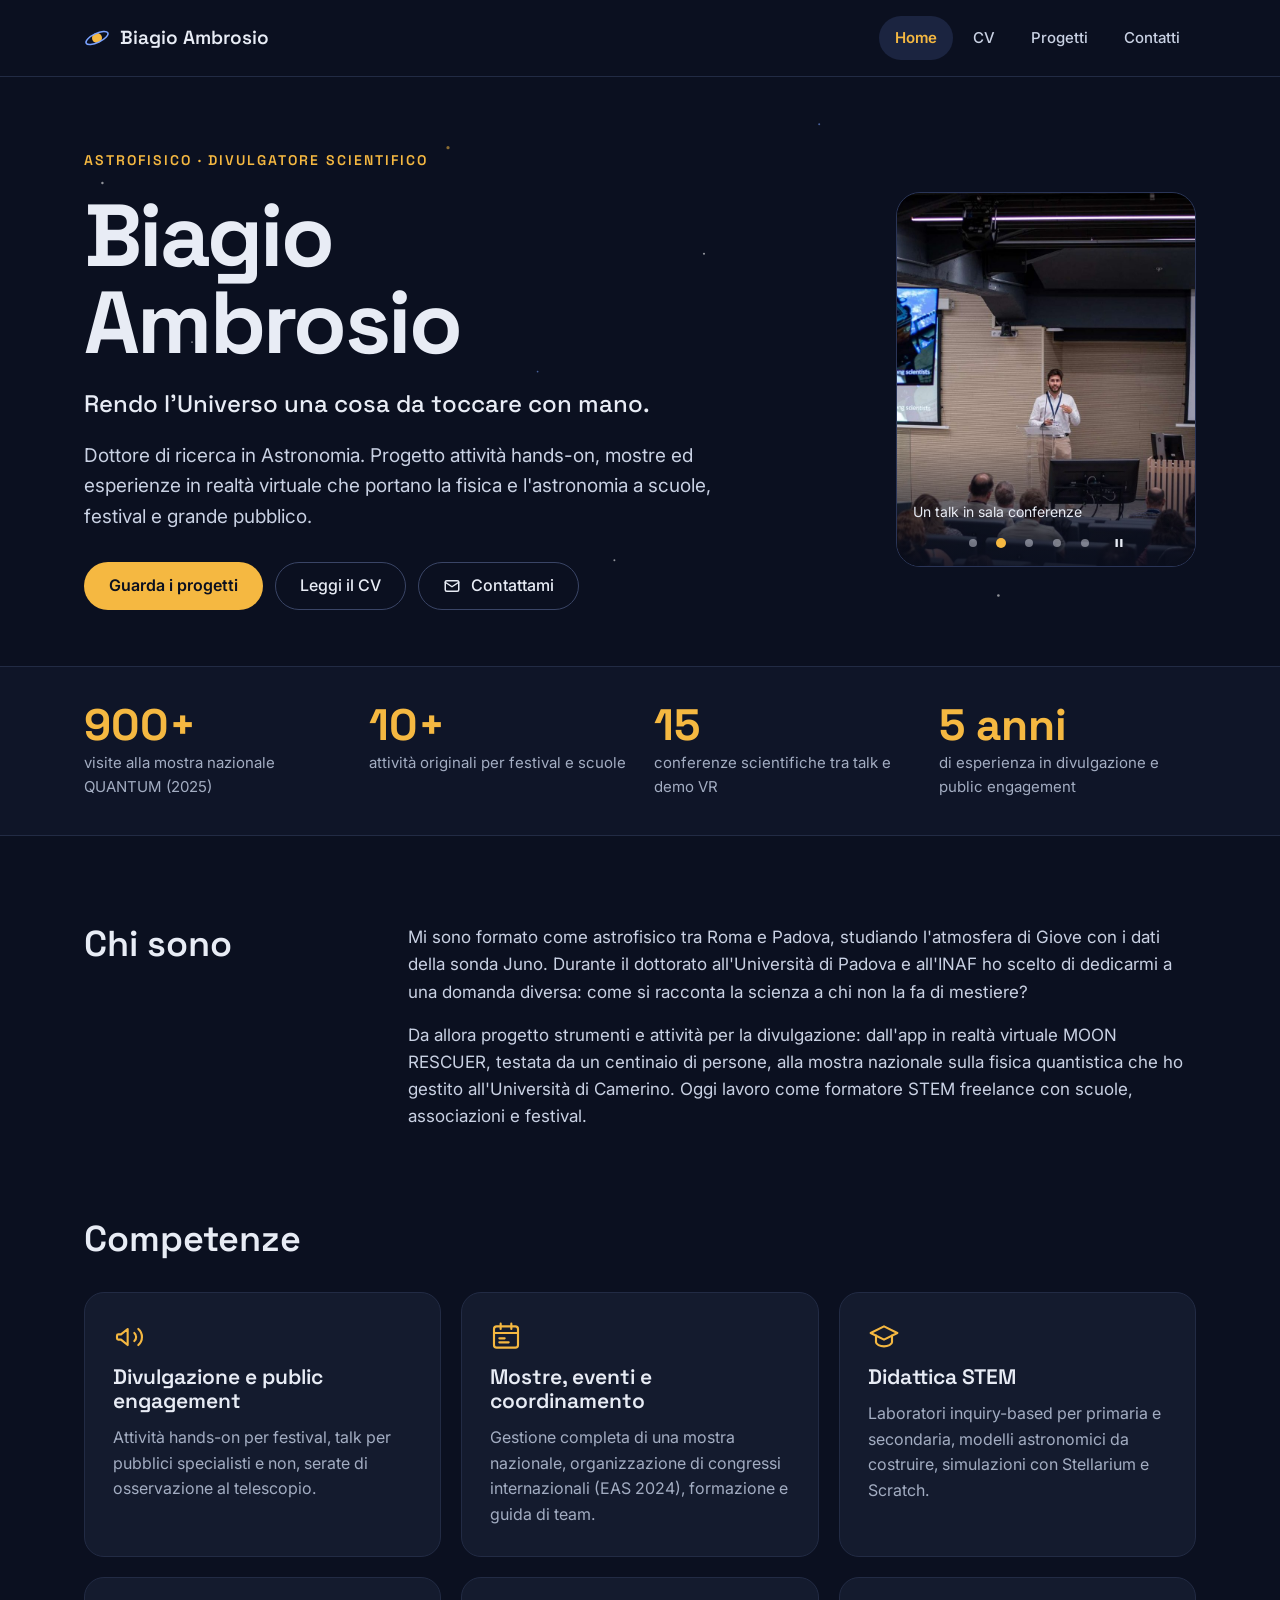
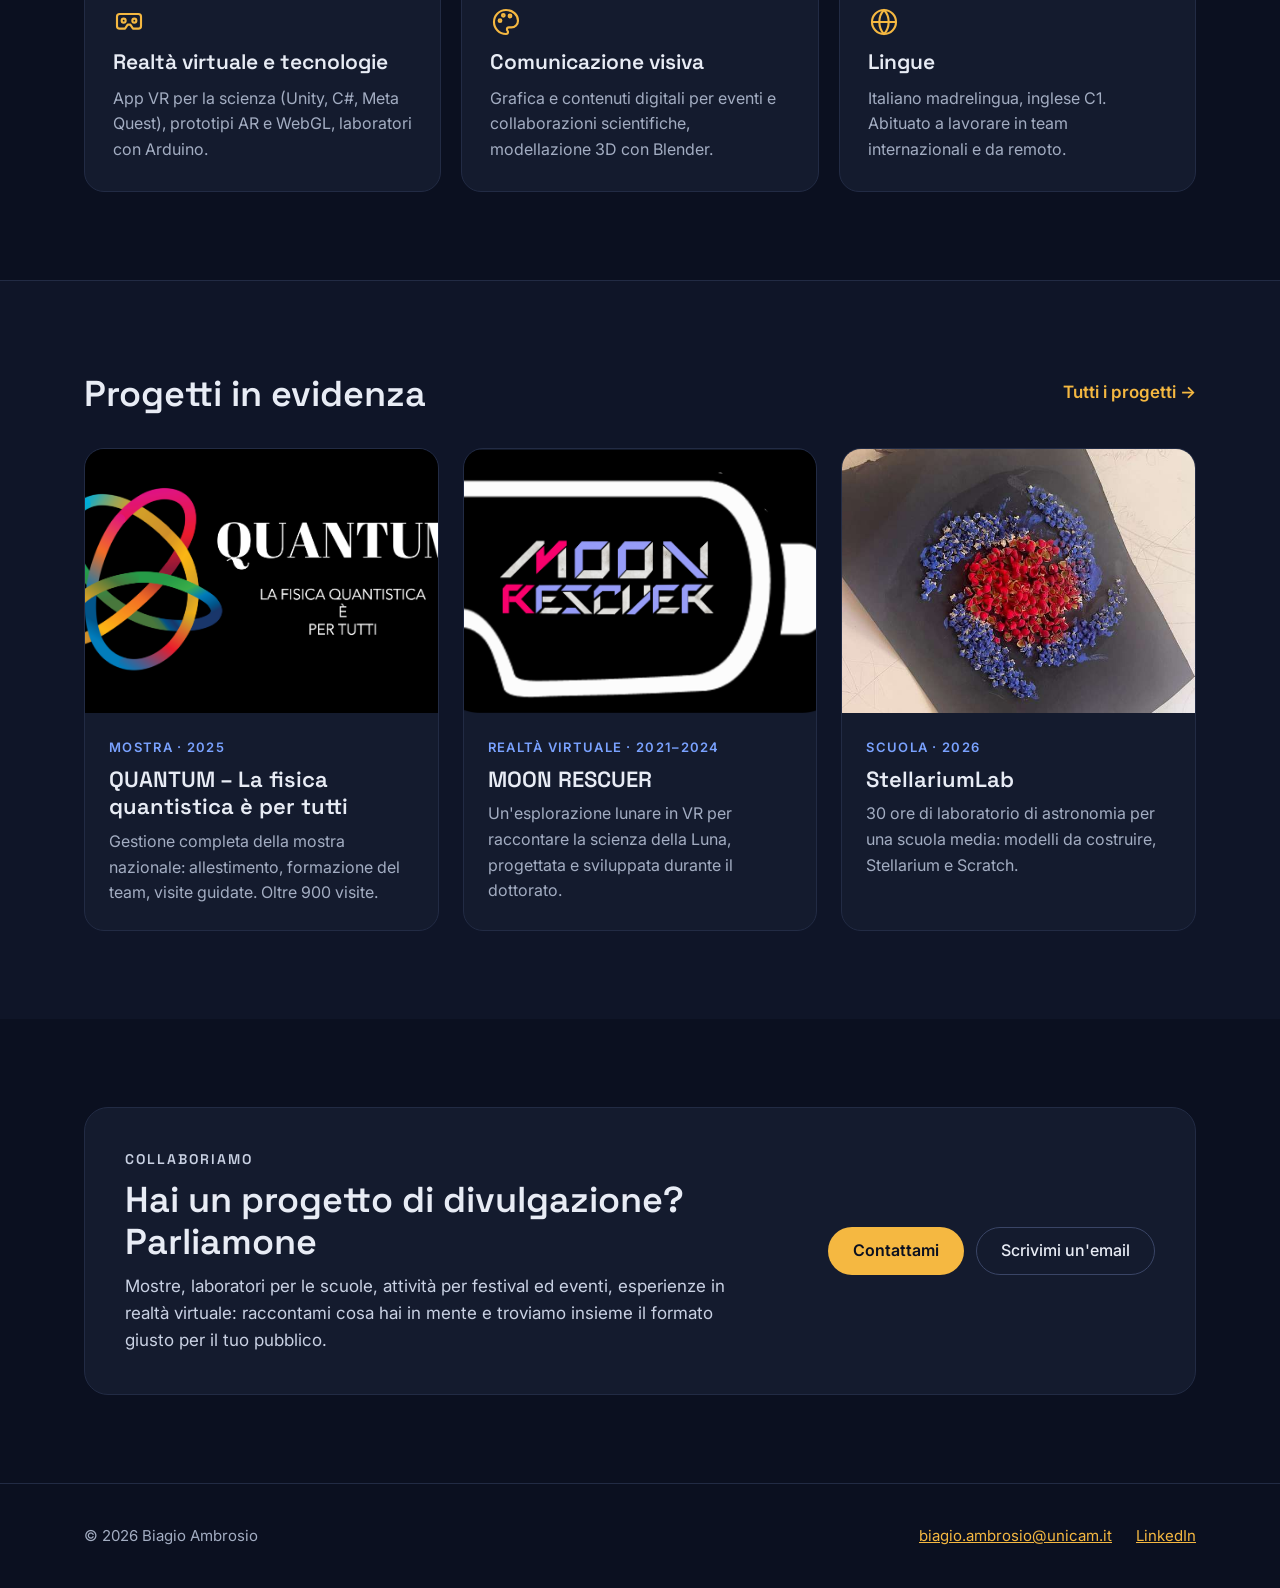
<file: index.html>
<!doctype html>
<html lang="it">
<head>
  <meta charset="utf-8">
  <meta name="viewport" content="width=device-width, initial-scale=1">
  <title>Biagio Ambrosio — Astrofisico e divulgatore scientifico</title>
  <meta name="description" content="Biagio Ambrosio, dottore di ricerca in Astronomia: attività hands-on, mostre, laboratori per le scuole ed esperienze in realtà virtuale per la divulgazione scientifica.">
  <meta property="og:title" content="Biagio Ambrosio — Astrofisico e divulgatore scientifico">
  <meta property="og:description" content="Attività hands-on, mostre, laboratori per le scuole ed esperienze VR per raccontare la scienza.">
  <meta property="og:type" content="website">
  <meta property="og:image" content="assets/img/talk-sala.jpg">
  <link rel="icon" href="assets/img/favicon.svg" type="image/svg+xml">
  <link rel="preconnect" href="https://fonts.googleapis.com">
  <link rel="preconnect" href="https://fonts.gstatic.com" crossorigin>
  <link href="https://fonts.googleapis.com/css2?family=Space+Grotesk:wght@400;500;600;700&family=Inter:wght@400;500;600&display=swap" rel="stylesheet">
  <link rel="stylesheet" href="assets/css/style.css">
  <style>
    /* Foto a rotazione nella testata */
    .hero-photos { flex: 1 1 300px; max-width: 380px; margin: 0 auto; position: relative; aspect-ratio: 4 / 5; border-radius: 24px; overflow: hidden; border: 1px solid #2A3557; background: #141B2E; }
    .hero-photos figure { position: absolute; inset: 0; margin: 0; opacity: 0; transition: opacity .8s ease; }
    .hero-photos figure.is-active { opacity: 1; }
    .hero-photos img { width: 100%; height: 100%; object-fit: cover; display: block; }
    .hero-photos::after { content: ""; position: absolute; left: 0; right: 0; bottom: 0; height: 120px; background: linear-gradient(to top, rgba(11,16,32,.85), rgba(11,16,32,0)); pointer-events: none; }
    .hero-photos figcaption { position: absolute; left: 16px; right: 16px; bottom: 44px; z-index: 1; font-size: 14px; line-height: 1.35; color: #E8ECF5; }
    .hero-photos .dots { position: absolute; left: 0; right: 0; bottom: 10px; z-index: 2; display: flex; justify-content: center; align-items: center; gap: 2px; }
    .hero-photos .dots button { width: 26px; height: 26px; padding: 0; border: 0; background: transparent; cursor: pointer; display: flex; align-items: center; justify-content: center; }
    .hero-photos .dots button span { width: 8px; height: 8px; border-radius: 50%; background: rgba(232,236,245,.45); transition: background .3s, transform .3s; }
    .hero-photos .dots button[aria-current="true"] span { background: var(--accent); transform: scale(1.25); }
    .hero-photos .dots .pause { margin-left: 6px; color: #E8ECF5; }
    .hero-photos .dots .pause svg { width: 14px; height: 14px; }
    @media (prefers-reduced-motion: reduce) { .hero-photos figure { transition: none; } }

    /* Fascia finale: invito a contattare */
    .cta-box { background: var(--surface); border: 1px solid var(--line); border-radius: 24px; padding: 40px; display: flex; flex-wrap: wrap; align-items: center; justify-content: space-between; gap: 24px 40px; }
    .cta-box > div:first-child { flex: 999 1 420px; min-width: 0; display: flex; flex-direction: column; gap: 10px; }
    .cta-box h2 { font-size: clamp(28px, 3.4vw, 36px); font-weight: 600; }
    .cta-box p { color: var(--text-2); max-width: 36em; }
    @media (max-width: 600px) { .cta-box { padding: 28px 24px; } }
  </style>
</head>
<body>
  <a class="skip-link" href="#contenuto">Vai al contenuto</a>

  <header class="site-header">
    <nav class="container nav" aria-label="Navigazione principale">
      <a class="brand" href="index.html">
        <svg width="26" height="26" viewBox="0 0 26 26" aria-hidden="true"><circle cx="13" cy="13" r="5" fill="#F5B841"/><ellipse cx="13" cy="13" rx="12" ry="4.5" fill="none" stroke="#7AA2FF" stroke-width="1.5" transform="rotate(-25 13 13)"/></svg>
        Biagio Ambrosio
      </a>
      <ul class="nav-links">
        <li><a href="index.html" aria-current="page">Home</a></li>
        <li><a href="cv.html">CV</a></li>
        <li><a href="progetti.html">Progetti</a></li>
        <li><a href="contatti.html">Contatti</a></li>
      </ul>
    </nav>
  </header>

  <main id="contenuto">
    <section class="hero">
      <svg class="stars" aria-hidden="true">
        <circle cx="8%" cy="18%" r="1.2" fill="#fff"/><circle cx="22%" cy="70%" r="1" fill="#fff"/><circle cx="35%" cy="12%" r="1.6" fill="#F5B841"/><circle cx="48%" cy="82%" r="1" fill="#fff"/><circle cx="55%" cy="30%" r="1.1" fill="#fff"/><circle cx="64%" cy="8%" r="1" fill="#7AA2FF"/><circle cx="78%" cy="88%" r="1.3" fill="#fff"/><circle cx="92%" cy="22%" r="1" fill="#fff"/><circle cx="15%" cy="45%" r="0.8" fill="#fff"/><circle cx="42%" cy="50%" r="0.9" fill="#7AA2FF"/>
      </svg>
      <div class="container hero-inner">
        <div class="hero-text">
          <p class="eyebrow">Astrofisico · Divulgatore scientifico</p>
          <h1>Biagio<br>Ambrosio</h1>
          <p class="tagline">Rendo l'Universo una cosa da toccare con mano.</p>
          <p class="lead">Dottore di ricerca in Astronomia. Progetto attività hands-on, mostre ed esperienze in realtà virtuale che portano la fisica e l'astronomia a scuole, festival e grande pubblico.</p>
          <div class="btn-row">
            <a class="btn btn-primary" href="progetti.html">Guarda i progetti</a>
            <a class="btn btn-ghost" href="cv.html">Leggi il CV</a>
            <a class="btn btn-ghost" href="contatti.html">
              <svg width="18" height="18" viewBox="0 0 24 24" fill="none" stroke="currentColor" stroke-width="2" stroke-linecap="round" stroke-linejoin="round" aria-hidden="true"><rect x="3" y="5" width="18" height="14" rx="2"/><path d="M3 7l9 6 9-6"/></svg>
              Contattami
            </a>
          </div>
        </div>
        <!-- FOTO A ROTAZIONE: la prima resta 1 secondo all'apertura, poi ognuna 3 secondi.
             Per cambiarne una: sostituisci il file (formato verticale 4:5, es. 800×1000) e la didascalia. -->
        <div class="hero-photos" role="group" aria-roledescription="carosello" aria-label="Foto di Biagio al lavoro">
          <figure class="is-active">
            <img src="assets/img/home-1-ritratto.jpg" alt="Ritratto di Biagio Ambrosio" width="800" height="1000">
          </figure>
          <figure>
            <img src="assets/img/home-2-talk.jpg" alt="Biagio presenta un talk al leggio davanti al pubblico in sala conferenze" width="800" height="1000">
            <figcaption>Un talk in sala conferenze</figcaption>
          </figure>
          <figure>
            <img src="assets/img/home-3-maurer.jpg" alt="Biagio insieme all'astronauta ESA Matthias Maurer" width="800" height="1000">
            <figcaption>Con l'astronauta ESA Matthias Maurer, European Lunar Symposium 2023</figcaption>
          </figure>
          <figure>
            <img src="assets/img/home-4-maratea.jpg" alt="Serata all'aperto con il pubblico seduto davanti al palco e allo schermo" width="800" height="1000">
            <figcaption>Il cielo sopra Maratea, 2026</figcaption>
          </figure>
          <figure>
            <img src="assets/img/home-5-crittografia.jpg" alt="Biagio mostra una carta da gioco spiegando la crittografia" width="800" height="1000">
            <figcaption>La crittografia raccontata con le carte, mostra QUANTUM</figcaption>
          </figure>
          <div class="dots">
            <button type="button" aria-label="Foto 1" aria-current="true"><span></span></button>
            <button type="button" aria-label="Foto 2"><span></span></button>
            <button type="button" aria-label="Foto 3"><span></span></button>
            <button type="button" aria-label="Foto 4"><span></span></button>
            <button type="button" aria-label="Foto 5"><span></span></button>
            <button type="button" class="pause" aria-label="Metti in pausa le foto"><svg viewBox="0 0 24 24" fill="currentColor" aria-hidden="true"><rect x="6" y="5" width="4" height="14" rx="1"/><rect x="14" y="5" width="4" height="14" rx="1"/></svg></button>
          </div>
        </div>
      </div>
    </section>

    <section class="stats" aria-label="In numeri">
      <dl class="container stats-grid">
        <div class="stat"><dt>visite alla mostra nazionale QUANTUM (2025)</dt><dd>900+</dd></div>
        <div class="stat"><dt>attività originali per festival e scuole</dt><dd>10+</dd></div>
        <div class="stat"><dt>conferenze scientifiche tra talk e demo VR</dt><dd>15</dd></div>
        <div class="stat"><dt>di esperienza in divulgazione e public engagement</dt><dd>5 anni</dd></div>
      </dl>
    </section>

    <section class="section container split" id="chi-sono" style="padding-bottom: 40px">
      <h2>Chi sono</h2>
      <div class="prose">
        <p>Mi sono formato come astrofisico tra Roma e Padova, studiando l'atmosfera di Giove con i dati della sonda Juno. Durante il dottorato all'Università di Padova e all'INAF ho scelto di dedicarmi a una domanda diversa: come si racconta la scienza a chi non la fa di mestiere?</p>
        <p>Da allora progetto strumenti e attività per la divulgazione: dall'app in realtà virtuale MOON RESCUER, testata da un centinaio di persone, alla mostra nazionale sulla fisica quantistica che ho gestito all'Università di Camerino. Oggi lavoro come formatore STEM freelance con scuole, associazioni e festival.</p>
      </div>
    </section>

    <section class="section container" id="competenze" style="padding-top: 48px">
      <h2 style="margin-bottom: 32px">Competenze</h2>
      <div class="card-grid">
        <article class="card">
          <svg viewBox="0 0 24 24" fill="none" stroke="#F5B841" stroke-width="1.6" stroke-linecap="round" stroke-linejoin="round" aria-hidden="true"><path d="M3 11v2a1 1 0 0 0 1 1h2l5 4V6L6 10H4a1 1 0 0 0-1 1z"/><path d="M16 9a4 4 0 0 1 0 6"/><path d="M19 6a8 8 0 0 1 0 12"/></svg>
          <h3>Divulgazione e public engagement</h3>
          <p>Attività hands-on per festival, talk per pubblici specialisti e non, serate di osservazione al telescopio.</p>
        </article>
        <article class="card">
          <svg viewBox="0 0 24 24" fill="none" stroke="#F5B841" stroke-width="1.6" stroke-linecap="round" stroke-linejoin="round" aria-hidden="true"><rect x="3" y="4" width="18" height="16" rx="2"/><path d="M3 9h18M8 2v4M16 2v4M7 13h4M7 16h7"/></svg>
          <h3>Mostre, eventi e coordinamento</h3>
          <p>Gestione completa di una mostra nazionale, organizzazione di congressi internazionali (EAS 2024), formazione e guida di team.</p>
        </article>
        <article class="card">
          <svg viewBox="0 0 24 24" fill="none" stroke="#F5B841" stroke-width="1.6" stroke-linecap="round" stroke-linejoin="round" aria-hidden="true"><path d="M2 9l10-5 10 5-10 5z"/><path d="M6 11v5c0 1.5 3 3 6 3s6-1.5 6-3v-5"/></svg>
          <h3>Didattica STEM</h3>
          <p>Laboratori inquiry-based per primaria e secondaria, modelli astronomici da costruire, simulazioni con Stellarium e Scratch.</p>
        </article>
        <article class="card">
          <svg viewBox="0 0 24 24" fill="none" stroke="#F5B841" stroke-width="1.6" stroke-linecap="round" stroke-linejoin="round" aria-hidden="true"><path d="M3 8a2 2 0 0 1 2-2h14a2 2 0 0 1 2 2v7a2 2 0 0 1-2 2h-4l-2-3h-2l-2 3H5a2 2 0 0 1-2-2z"/><circle cx="8" cy="11" r="1.5"/><circle cx="16" cy="11" r="1.5"/></svg>
          <h3>Realtà virtuale e tecnologie</h3>
          <p>App VR per la scienza (Unity, C#, Meta Quest), prototipi AR e WebGL, laboratori con Arduino.</p>
        </article>
        <article class="card">
          <svg viewBox="0 0 24 24" fill="none" stroke="#F5B841" stroke-width="1.6" stroke-linecap="round" stroke-linejoin="round" aria-hidden="true"><path d="M12 3a9 9 0 1 0 0 18c1 0 1.5-.7 1.5-1.5 0-.4-.2-.8-.4-1-.3-.3-.4-.6-.4-1 0-.8.7-1.5 1.5-1.5H16a5 5 0 0 0 5-5c0-4.4-4-8-9-8z"/><circle cx="7.5" cy="11" r="1"/><circle cx="10" cy="7" r="1"/><circle cx="15" cy="7.5" r="1"/></svg>
          <h3>Comunicazione visiva</h3>
          <p>Grafica e contenuti digitali per eventi e collaborazioni scientifiche, modellazione 3D con Blender.</p>
        </article>
        <article class="card">
          <svg viewBox="0 0 24 24" fill="none" stroke="#F5B841" stroke-width="1.6" stroke-linecap="round" stroke-linejoin="round" aria-hidden="true"><circle cx="12" cy="12" r="9"/><path d="M3 12h18M12 3c2.5 2.5 3.5 5.5 3.5 9s-1 6.5-3.5 9c-2.5-2.5-3.5-5.5-3.5-9s1-6.5 3.5-9z"/></svg>
          <h3>Lingue</h3>
          <p>Italiano madrelingua, inglese C1. Abituato a lavorare in team internazionali e da remoto.</p>
        </article>
      </div>
    </section>

    <section class="section section-alt">
      <div class="container">
        <div class="section-head">
          <h2>Progetti in evidenza</h2>
          <a href="progetti.html">Tutti i progetti →</a>
        </div>
        <div class="project-grid">
          <a class="project" href="progetto-quantum.html">
            <img src="assets/img/Mostra QUANTUM - copertina.png" alt="Mostra QUANTUM - copertina" loading="lazy" style="aspect-ratio: 4 / 3; object-position: center 25%">
            <div class="project-body">
              <span class="meta">Mostra · 2025</span>
              <h3>QUANTUM – La fisica quantistica è per tutti</h3>
              <p>Gestione completa della mostra nazionale: allestimento, formazione del team, visite guidate. Oltre 900 visite.</p>
            </div>
          </a>
          <a class="project" href="progetto-moon-rescuer.html">
            <img src="assets/img/MOON RESCUER LOGO.png" alt="Base lunare nell'app VR MOON RESCUER" loading="lazy" style="aspect-ratio: 4 / 3">
            <div class="project-body">
              <span class="meta">Realtà virtuale · 2021–2024</span>
              <h3>MOON RESCUER</h3>
              <p>Un'esplorazione lunare in VR per raccontare la scienza della Luna, progettata e sviluppata durante il dottorato.</p>
            </div>
          </a>
          <a class="project" href="progetto-stellariumlab.html">
            <img src="assets/img/modello-galassia.jpg" alt="Modello di galassia costruito durante un laboratorio" loading="lazy" style="aspect-ratio: 4 / 3">
            <div class="project-body">
              <span class="meta">Scuola · 2026</span>
              <h3>StellariumLab</h3>
              <p>30 ore di laboratorio di astronomia per una scuola media: modelli da costruire, Stellarium e Scratch.</p>
            </div>
          </a>
        </div>
      </div>
    </section>

    <section class="section container" aria-labelledby="cta-title">
      <div class="cta-box">
        <div>
          <p class="eyebrow">Collaboriamo</p>
          <h2 id="cta-title">Hai un progetto di divulgazione? Parliamone</h2>
          <p>Mostre, laboratori per le scuole, attività per festival ed eventi, esperienze in realtà virtuale: raccontami cosa hai in mente e troviamo insieme il formato giusto per il tuo pubblico.</p>
        </div>
        <div class="btn-row">
          <a class="btn btn-primary" href="contatti.html">Contattami</a>
          <a class="btn btn-ghost" href="mailto:biagio.ambrosio@unicam.it">Scrivimi un'email</a>
        </div>
      </div>
    </section>
  </main>

  <footer class="site-footer">
    <div class="container">
      <span>© 2026 Biagio Ambrosio</span>
      <nav aria-label="Contatti">
        <a href="mailto:biagio.ambrosio@unicam.it">biagio.ambrosio@unicam.it</a>
        <a href="https://www.linkedin.com/in/biagio14/" rel="noopener">LinkedIn</a>
      </nav>
    </div>
  </footer>

  <script>
    // Foto a rotazione: la prima resta 1 s all'apertura, poi ogni foto 3 s (anche la prima nei giri successivi).
    (function () {
      var box = document.querySelector('.hero-photos');
      if (!box) return;
      var slides = box.querySelectorAll('figure');
      var dots = box.querySelectorAll('.dots button:not(.pause)');
      var pauseBtn = box.querySelector('.pause');
      var FIRST = 1000, EACH = 3000;
      var i = 0, timer = null, paused = false;
      var reduce = window.matchMedia('(prefers-reduced-motion: reduce)').matches;

      function show(n) {
        slides[i].classList.remove('is-active'); dots[i].removeAttribute('aria-current');
        i = (n + slides.length) % slides.length;
        slides[i].classList.add('is-active'); dots[i].setAttribute('aria-current', 'true');
      }
      function schedule(delay) {
        clearTimeout(timer);
        if (paused) return;
        timer = setTimeout(function () { show(i + 1); schedule(EACH); }, delay);
      }
      function setPaused(p) {
        paused = p;
        pauseBtn.setAttribute('aria-label', p ? 'Riprendi le foto' : 'Metti in pausa le foto');
        pauseBtn.innerHTML = p
          ? '<svg viewBox="0 0 24 24" fill="currentColor" aria-hidden="true"><path d="M7 4.5v15l13-7.5z"/></svg>'
          : '<svg viewBox="0 0 24 24" fill="currentColor" aria-hidden="true"><rect x="6" y="5" width="4" height="14" rx="1"/><rect x="14" y="5" width="4" height="14" rx="1"/></svg>';
        if (!p) schedule(EACH); else clearTimeout(timer);
      }

      dots.forEach(function (d, k) { d.addEventListener('click', function () { show(k); schedule(EACH); }); });
      pauseBtn.addEventListener('click', function () { setPaused(!paused); });
      document.addEventListener('visibilitychange', function () {
        if (document.hidden) clearTimeout(timer); else if (!paused) schedule(EACH);
      });

      // Chi preferisce ridurre le animazioni parte con le foto ferme (può scorrerle con i pallini).
      if (reduce) setPaused(true); else schedule(FIRST);
    })();
  </script>
</body>
</html>
</file>
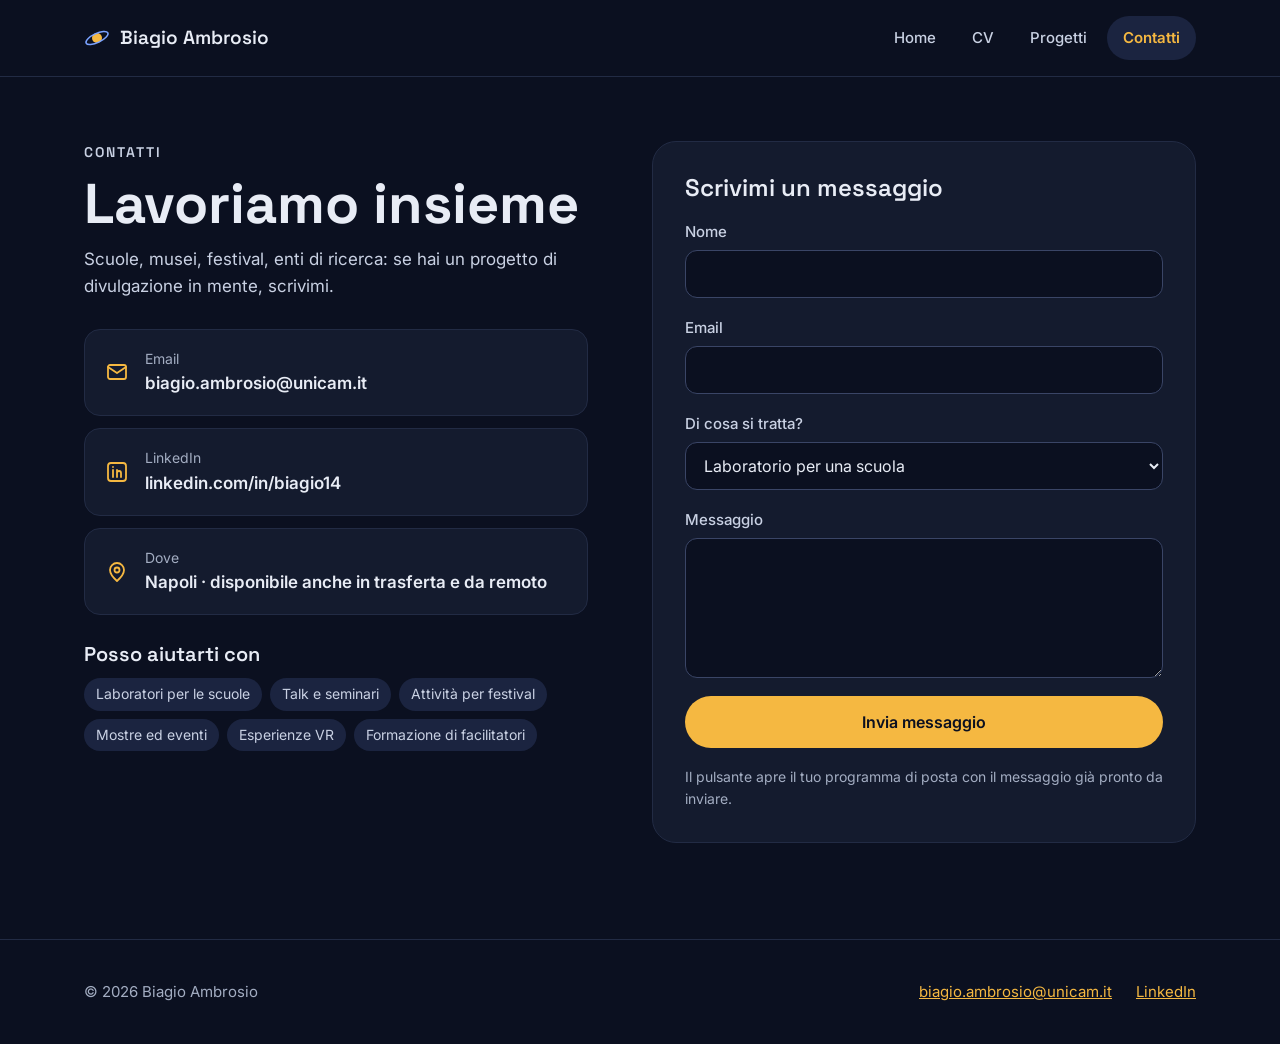
<file: contatti.html>
<!doctype html>
<html lang="it">
<head>
  <meta charset="utf-8">
  <meta name="viewport" content="width=device-width, initial-scale=1">
  <title>Contatti — Biagio Ambrosio</title>
  <meta name="description" content="Contatta Biagio Ambrosio per laboratori nelle scuole, talk, attività per festival, mostre ed esperienze in realtà virtuale.">
  <link rel="icon" href="assets/img/favicon.svg" type="image/svg+xml">
  <link rel="preconnect" href="https://fonts.googleapis.com">
  <link rel="preconnect" href="https://fonts.gstatic.com" crossorigin>
  <link href="https://fonts.googleapis.com/css2?family=Space+Grotesk:wght@400;500;600;700&family=Inter:wght@400;500;600&display=swap" rel="stylesheet">
  <link rel="stylesheet" href="assets/css/style.css">
  <script src="assets/js/main.js" defer></script>
</head>
<body>
  <a class="skip-link" href="#contenuto">Vai al contenuto</a>

  <header class="site-header">
    <nav class="container nav" aria-label="Navigazione principale">
      <a class="brand" href="index.html">
        <svg width="26" height="26" viewBox="0 0 26 26" aria-hidden="true"><circle cx="13" cy="13" r="5" fill="#F5B841"/><ellipse cx="13" cy="13" rx="12" ry="4.5" fill="none" stroke="#7AA2FF" stroke-width="1.5" transform="rotate(-25 13 13)"/></svg>
        Biagio Ambrosio
      </a>
      <ul class="nav-links">
        <li><a href="index.html">Home</a></li>
        <li><a href="cv.html">CV</a></li>
        <li><a href="progetti.html">Progetti</a></li>
        <li><a href="contatti.html" aria-current="page">Contatti</a></li>
      </ul>
    </nav>
  </header>

  <main id="contenuto" class="container contact-layout">
    <section class="contact-info">
      <div class="intro">
        <p class="eyebrow">Contatti</p>
        <h1>Lavoriamo insieme</h1>
        <p>Scuole, musei, festival, enti di ricerca: se hai un progetto di divulgazione in mente, scrivimi.</p>
      </div>

      <ul class="channels">
        <li>
          <a class="channel" href="mailto:biagio.ambrosio@unicam.it">
            <svg viewBox="0 0 24 24" fill="none" stroke="#F5B841" stroke-width="1.8" stroke-linecap="round" stroke-linejoin="round" aria-hidden="true"><rect x="3" y="5" width="18" height="14" rx="2"/><path d="M3 7l9 6 9-6"/></svg>
            <span><small>Email</small><strong>biagio.ambrosio@unicam.it</strong></span>
          </a>
        </li>
        <li>
          <a class="channel" href="https://www.linkedin.com/in/biagio14/" rel="noopener">
            <svg viewBox="0 0 24 24" fill="none" stroke="#F5B841" stroke-width="1.8" stroke-linecap="round" stroke-linejoin="round" aria-hidden="true"><rect x="3" y="3" width="18" height="18" rx="3"/><path d="M8 10v7M8 7v.01M12 17v-4a2 2 0 0 1 4 0v4M12 10v7"/></svg>
            <span><small>LinkedIn</small><strong>linkedin.com/in/biagio14</strong></span>
          </a>
        </li>
        <li>
          <div class="channel">
            <svg viewBox="0 0 24 24" fill="none" stroke="#F5B841" stroke-width="1.8" stroke-linecap="round" stroke-linejoin="round" aria-hidden="true"><path d="M12 21s-7-6.2-7-11a7 7 0 0 1 14 0c0 4.8-7 11-7 11z"/><circle cx="12" cy="10" r="2.5"/></svg>
            <span><small>Dove</small><strong>Napoli · disponibile anche in trasferta e da remoto</strong></span>
          </div>
        </li>
      </ul>

      <div>
        <h2>Posso aiutarti con</h2>
        <ul class="tags">
          <li class="tag">Laboratori per le scuole</li>
          <li class="tag">Talk e seminari</li>
          <li class="tag">Attività per festival</li>
          <li class="tag">Mostre ed eventi</li>
          <li class="tag">Esperienze VR</li>
          <li class="tag">Formazione di facilitatori</li>
        </ul>
      </div>
    </section>

    <section class="contact-form-wrap">
      <form id="contact-form" class="contact-form" data-to="biagio.ambrosio@unicam.it" action="mailto:biagio.ambrosio@unicam.it" method="post" enctype="text/plain">
        <h2>Scrivimi un messaggio</h2>
        <div class="field">
          <label for="c-nome">Nome</label>
          <input id="c-nome" name="nome" type="text" autocomplete="name" required>
        </div>
        <div class="field">
          <label for="c-email">Email</label>
          <input id="c-email" name="email" type="email" autocomplete="email" required>
        </div>
        <div class="field">
          <label for="c-tipo">Di cosa si tratta?</label>
          <select id="c-tipo" name="tipo">
            <option>Laboratorio per una scuola</option>
            <option>Talk o seminario</option>
            <option>Festival o evento</option>
            <option>Collaborazione o lavoro</option>
            <option>Altro</option>
          </select>
        </div>
        <div class="field">
          <label for="c-msg">Messaggio</label>
          <textarea id="c-msg" name="messaggio" rows="5" required></textarea>
        </div>
        <button class="btn btn-primary" type="submit">Invia messaggio</button>
        <p class="form-note">Il pulsante apre il tuo programma di posta con il messaggio già pronto da inviare.</p>
      </form>
    </section>
  </main>

  <footer class="site-footer">
    <div class="container">
      <span>© 2026 Biagio Ambrosio</span>
      <nav aria-label="Contatti">
        <a href="mailto:biagio.ambrosio@unicam.it">biagio.ambrosio@unicam.it</a>
        <a href="https://www.linkedin.com/in/biagio14/" rel="noopener">LinkedIn</a>
      </nav>
    </div>
  </footer>
</body>
</html>
</file>
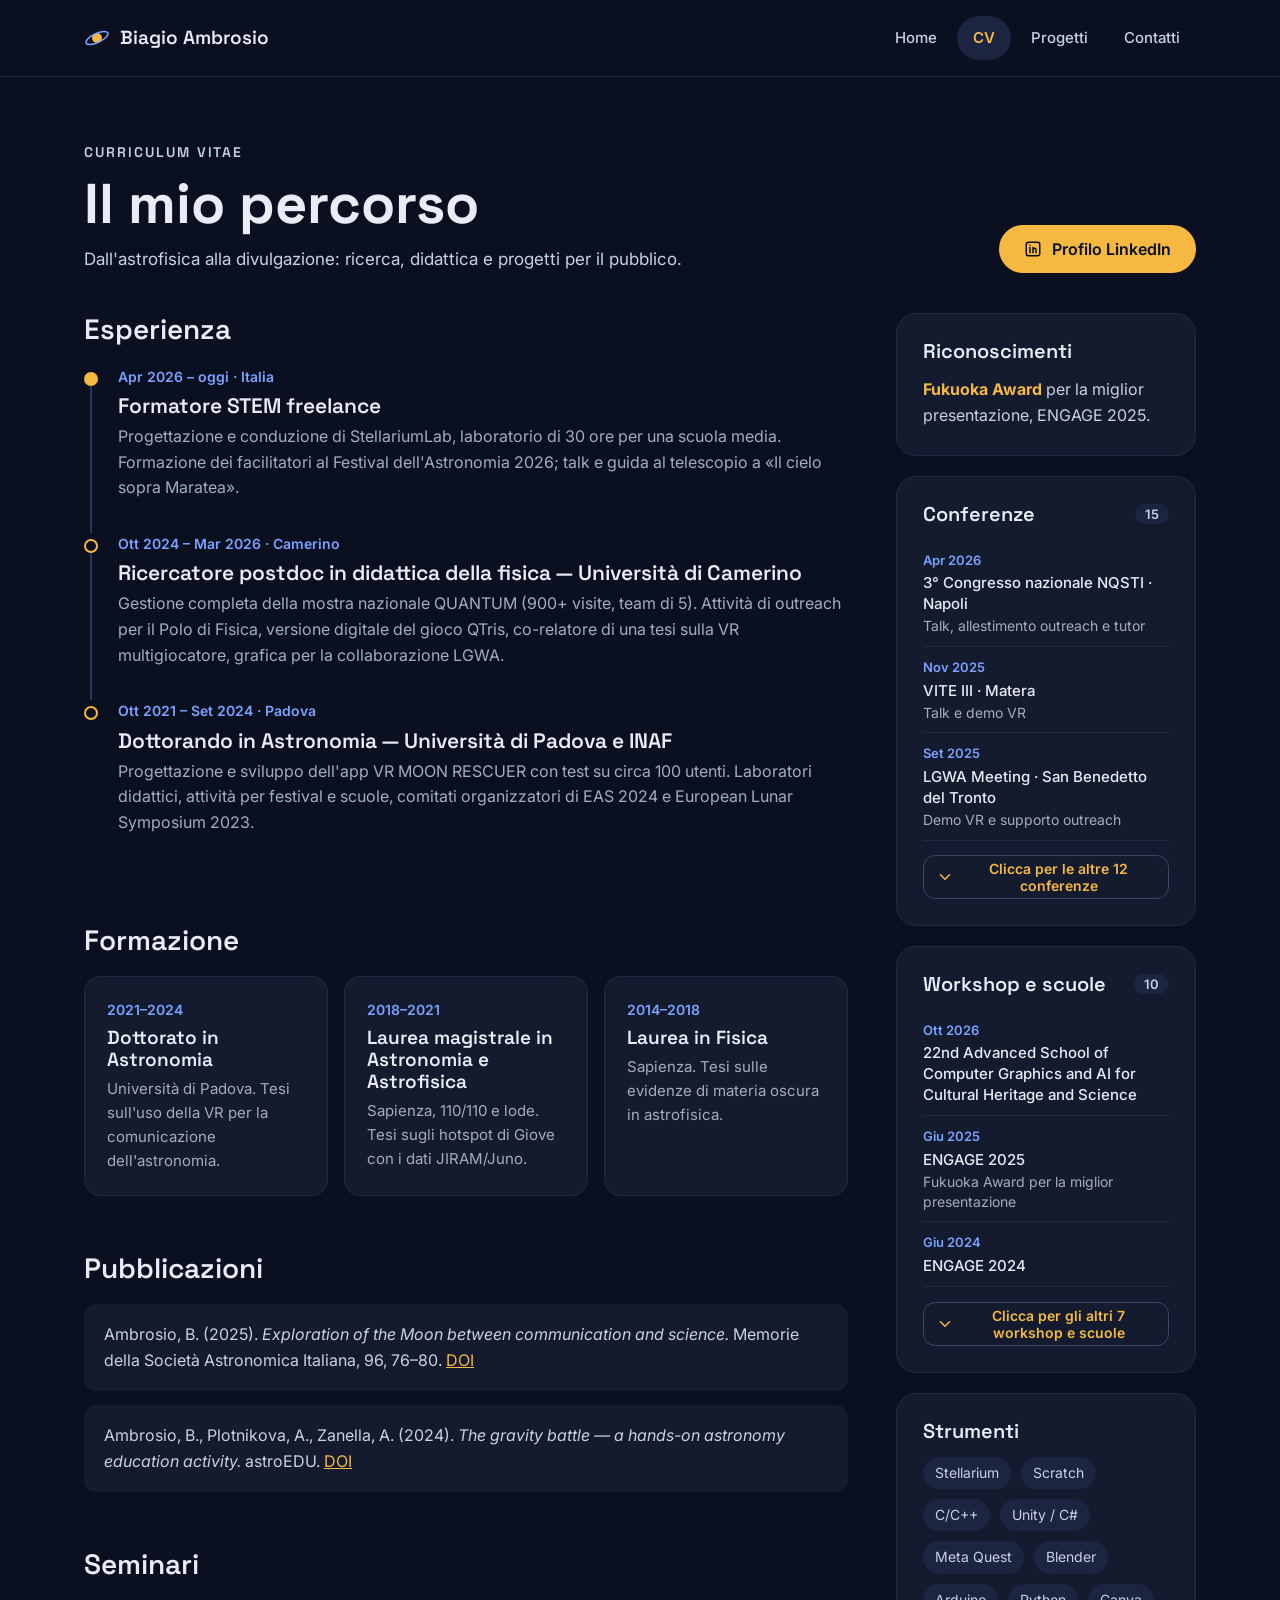
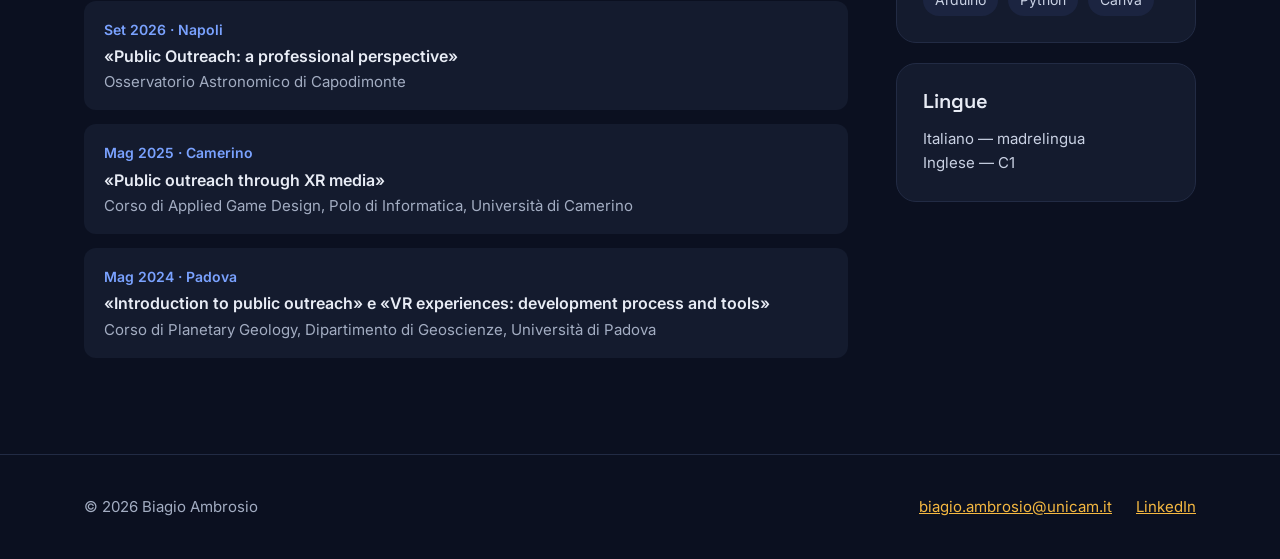
<file: cv.html>
<!doctype html>
<html lang="it">
<head>
  <meta charset="utf-8">
  <meta name="viewport" content="width=device-width, initial-scale=1">
  <title>CV — Biagio Ambrosio</title>
  <meta name="description" content="Il percorso di Biagio Ambrosio: dall'astrofisica planetaria alla divulgazione scientifica. Esperienze, formazione, pubblicazioni, conferenze, workshop e scuole.">
  <link rel="icon" href="assets/img/favicon.svg" type="image/svg+xml">
  <link rel="preconnect" href="https://fonts.googleapis.com">
  <link rel="preconnect" href="https://fonts.gstatic.com" crossorigin>
  <link href="https://fonts.googleapis.com/css2?family=Space+Grotesk:wght@400;500;600;700&family=Inter:wght@400;500;600&display=swap" rel="stylesheet">
  <link rel="stylesheet" href="assets/css/style.css">
  <style>
    /* Schede con elenco scorrevole (Conferenze, Workshop e scuole) */
    .card-title { display: flex; align-items: center; justify-content: space-between; gap: 12px; }
    .count { font: 600 13px var(--body); color: var(--text-2); background: var(--surface-2); padding: 2px 10px; border-radius: 999px; }
    .scroll-list { list-style: none; margin: 0; padding: 0; position: relative; overflow-y: auto; scrollbar-width: none; }
    .scroll-list::-webkit-scrollbar { display: none; }
    .scroll-list li { padding: 10px 0; border-bottom: 1px solid var(--line); display: flex; flex-direction: column; gap: 2px; }
    .scroll-list li:last-child { border-bottom: 0; }
    .scroll-list .date { font-size: 13px; font-weight: 600; color: var(--blue); }
    .scroll-list .what { font-size: 15px; font-weight: 500; line-height: 1.4; color: var(--text); }
    .scroll-list .role { font-size: 14px; line-height: 1.4; color: var(--muted); }
    .scroll-btn { display: flex; align-items: center; justify-content: center; gap: 8px; width: 100%; min-height: 44px; padding: 0 12px; border: 1px solid var(--line-strong); border-radius: 12px; background: transparent; color: var(--accent); font: 600 14px var(--body); cursor: pointer; }
    .scroll-btn:hover { border-color: var(--accent); color: var(--accent-hover); }
    .scroll-btn svg { width: 18px; height: 18px; flex: none; }
    .scroll-btn[hidden] { display: none; }
    /* Seminari */
    .seminars li { display: flex; flex-direction: column; gap: 4px; }
    .seminars strong { font-weight: 600; color: var(--text); line-height: 1.4; }
    .seminars .where { color: var(--muted); font-size: 15px; line-height: 1.4; }
  </style>
</head>
<body>
  <a class="skip-link" href="#contenuto">Vai al contenuto</a>

  <header class="site-header">
    <nav class="container nav" aria-label="Navigazione principale">
      <a class="brand" href="index.html">
        <svg width="26" height="26" viewBox="0 0 26 26" aria-hidden="true"><circle cx="13" cy="13" r="5" fill="#F5B841"/><ellipse cx="13" cy="13" rx="12" ry="4.5" fill="none" stroke="#7AA2FF" stroke-width="1.5" transform="rotate(-25 13 13)"/></svg>
        Biagio Ambrosio
      </a>
      <ul class="nav-links">
        <li><a href="index.html">Home</a></li>
        <li><a href="cv.html" aria-current="page">CV</a></li>
        <li><a href="progetti.html">Progetti</a></li>
        <li><a href="contatti.html">Contatti</a></li>
      </ul>
    </nav>
  </header>

  <main id="contenuto" class="container">
    <div class="page-head">
      <div>
        <p class="eyebrow">Curriculum vitae</p>
        <h1>Il mio percorso</h1>
        <p>Dall'astrofisica alla divulgazione: ricerca, didattica e progetti per il pubblico.</p>
      </div>
      <a class="btn btn-primary" href="https://www.linkedin.com/in/biagio14/" rel="noopener">
        <svg width="18" height="18" viewBox="0 0 24 24" fill="none" stroke="currentColor" stroke-width="2" stroke-linecap="round" stroke-linejoin="round" aria-hidden="true"><rect x="3" y="3" width="18" height="18" rx="3"/><path d="M8 10v7M8 7v.01M12 17v-4a2 2 0 0 1 4 0v4M12 10v7"/></svg>
        Profilo LinkedIn
      </a>
    </div>

    <div class="cv-layout">
      <div class="cv-main">
        <section>
          <h2>Esperienza</h2>
          <ol class="timeline">
            <li>
              <div class="dot-col"><span class="dot"></span><span class="rail"></span></div>
              <div class="entry">
                <span class="when">Apr 2026 – oggi · Italia</span>
                <h3>Formatore STEM freelance</h3>
                <p>Progettazione e conduzione di StellariumLab, laboratorio di 30 ore per una scuola media. Formazione dei facilitatori al Festival dell'Astronomia 2026; talk e guida al telescopio a «Il cielo sopra Maratea».</p>
              </div>
            </li>
            <li>
              <div class="dot-col"><span class="dot"></span><span class="rail"></span></div>
              <div class="entry">
                <span class="when">Ott 2024 – Mar 2026 · Camerino</span>
                <h3>Ricercatore postdoc in didattica della fisica — Università di Camerino</h3>
                <p>Gestione completa della mostra nazionale QUANTUM (900+ visite, team di 5). Attività di outreach per il Polo di Fisica, versione digitale del gioco QTris, co-relatore di una tesi sulla VR multigiocatore, grafica per la collaborazione LGWA.</p>
              </div>
            </li>
            <li>
              <div class="dot-col"><span class="dot"></span><span class="rail"></span></div>
              <div class="entry">
                <span class="when">Ott 2021 – Set 2024 · Padova</span>
                <h3>Dottorando in Astronomia — Università di Padova e INAF</h3>
                <p>Progettazione e sviluppo dell'app VR MOON RESCUER con test su circa 100 utenti. Laboratori didattici, attività per festival e scuole, comitati organizzatori di EAS 2024 e European Lunar Symposium 2023.</p>
              </div>
            </li>
          </ol>
        </section>

        <section>
          <h2>Formazione</h2>
          <div class="edu-grid">
            <article class="card">
              <span class="when">2021–2024</span>
              <h3>Dottorato in Astronomia</h3>
              <p>Università di Padova. Tesi sull'uso della VR per la comunicazione dell'astronomia.</p>
            </article>
            <article class="card">
              <span class="when">2018–2021</span>
              <h3>Laurea magistrale in Astronomia e Astrofisica</h3>
              <p>Sapienza, 110/110 e lode. Tesi sugli hotspot di Giove con i dati JIRAM/Juno.</p>
            </article>
            <article class="card">
              <span class="when">2014–2018</span>
              <h3>Laurea in Fisica</h3>
              <p>Sapienza. Tesi sulle evidenze di materia oscura in astrofisica.</p>
            </article>
          </div>
        </section>

        <section>
          <h2>Pubblicazioni</h2>
          <ul class="pubs">
            <li>Ambrosio, B. (2025). <em>Exploration of the Moon between communication and science.</em> Memorie della Società Astronomica Italiana, 96, 76–80. <a href="https://doi.org/10.36116/MEMSAIT_96N1.2025.76" rel="noopener">DOI</a></li>
            <li>Ambrosio, B., Plotnikova, A., Zanella, A. (2024). <em>The gravity battle — a hands-on astronomy education activity.</em> astroEDU. <a href="https://doi.org/10.14586/astroedu/2405" rel="noopener">DOI</a></li>
          </ul>
        </section>

        <!-- SEMINARI: per aggiungerne uno, copia un <li>...</li> e incollalo in cima all'elenco. -->
        <section>
          <h2>Seminari</h2>
          <ul class="pubs seminars">
            <li>
              <span class="when">Set 2026 · Napoli</span>
              <strong>«Public Outreach: a professional perspective»</strong>
              <span class="where">Osservatorio Astronomico di Capodimonte</span>
            </li>
            <li>
              <span class="when">Mag 2025 · Camerino</span>
              <strong>«Public outreach through XR media»</strong>
              <span class="where">Corso di Applied Game Design, Polo di Informatica, Università di Camerino</span>
            </li>
            <li>
              <span class="when">Mag 2024 · Padova</span>
              <strong>«Introduction to public outreach» e «VR experiences: development process and tools»</strong>
              <span class="where">Corso di Planetary Geology, Dipartimento di Geoscienze, Università di Padova</span>
            </li>
          </ul>
        </section>
      </div>

      <aside class="cv-side" aria-label="In breve">
        <section class="card">
          <h2>Riconoscimenti</h2>
          <p style="color: var(--text-2)"><strong style="color: var(--accent)">Fukuoka Award</strong> per la miglior presentazione, ENGAGE 2025.</p>
        </section>

        <!-- CONFERENZE: per aggiungerne una, copia un <li>...</li> e incollalo in cima all'elenco.
             data-visible = quante voci si vedono prima di scorrere. -->
        <section class="card scroll-card" data-visible="3"
                 data-more-one="Clicca per l'altra conferenza"
                 data-more-many="Clicca per le altre {n} conferenze">
          <div class="card-title"><h2 id="conf-title">Conferenze</h2><span class="count"></span></div>
          <button class="scroll-btn scroll-up" type="button" hidden>
            <svg viewBox="0 0 24 24" fill="none" stroke="currentColor" stroke-width="2" stroke-linecap="round" stroke-linejoin="round" aria-hidden="true"><path d="M6 15l6-6 6 6"/></svg>
            Torna alle più recenti
          </button>
          <ol class="scroll-list" aria-labelledby="conf-title" tabindex="0">
            <li><span class="date">Apr 2026</span><span class="what">3° Congresso nazionale NQSTI · Napoli</span><span class="role">Talk, allestimento outreach e tutor</span></li>
            <li><span class="date">Nov 2025</span><span class="what">VITE III · Matera</span><span class="role">Talk e demo VR</span></li>
            <li><span class="date">Set 2025</span><span class="what">LGWA Meeting · San Benedetto del Tronto</span><span class="role">Demo VR e supporto outreach</span></li>
            <li><span class="date">Feb 2025</span><span class="what">XX Congresso Nazionale di Scienze Planetarie · Pescara</span><span class="role">Talk</span></li>
            <li><span class="date">Lug 2024</span><span class="what">EAS 2024 · Padova</span><span class="role">Comitato organizzatore, e-poster, eventi pubblici e tavola rotonda</span></li>
            <li><span class="date">Giu 2024</span><span class="what">CAP2024 · Tolosa</span><span class="role">Demo VR</span></li>
            <li><span class="date">Giu 2024</span><span class="what">European Lunar Symposium 2024 · Dumfries</span><span class="role">Talk</span></li>
            <li><span class="date">Apr 2024</span><span class="what">.Astronomy13 · Madrid</span><span class="role">Demo VR e sessione unconference</span></li>
            <li><span class="date">Apr 2024</span><span class="what">VITE II · Roma</span><span class="role">Talk e demo VR</span></li>
            <li><span class="date">Apr 2024</span><span class="what">AFAS 2024 · Marrakech</span><span class="role">E-poster</span></li>
            <li><span class="date">Feb 2024</span><span class="what">XIX Congresso Nazionale di Scienze Planetarie · Bormio</span><span class="role">Poster</span></li>
            <li><span class="date">Set 2023</span><span class="what">EANA 2023 · Madrid</span><span class="role">Talk</span></li>
            <li><span class="date">Giu 2023</span><span class="what">European Lunar Symposium 2023 · Padova</span><span class="role">Comitato organizzatore locale</span></li>
            <li><span class="date">Mag 2023</span><span class="what">BEACON 2023 · La Palma</span><span class="role">Poster</span></li>
            <li><span class="date">Nov 2022</span><span class="what">VR e AR per la diffusione della scienza · Palermo</span><span class="role">Demo VR</span></li>
          </ol>
          <button class="scroll-btn scroll-down" type="button" hidden>
            <svg viewBox="0 0 24 24" fill="none" stroke="currentColor" stroke-width="2" stroke-linecap="round" stroke-linejoin="round" aria-hidden="true"><path d="M6 9l6 6 6-6"/></svg>
            <span class="label"></span>
          </button>
        </section>

        <!-- WORKSHOP E SCUOLE: stesso funzionamento delle conferenze. -->
        <section class="card scroll-card" data-visible="3"
                 data-more-one="Clicca per l'altro workshop"
                 data-more-many="Clicca per gli altri {n} workshop e scuole">
          <div class="card-title"><h2 id="ws-title">Workshop e scuole</h2><span class="count"></span></div>
          <button class="scroll-btn scroll-up" type="button" hidden>
            <svg viewBox="0 0 24 24" fill="none" stroke="currentColor" stroke-width="2" stroke-linecap="round" stroke-linejoin="round" aria-hidden="true"><path d="M6 15l6-6 6 6"/></svg>
            Torna ai più recenti
          </button>
          <ol class="scroll-list" aria-labelledby="ws-title" tabindex="0">
            <li><span class="date">Ott 2026</span><span class="what">22nd Advanced School of Computer Graphics and AI for Cultural Heritage and Science</span></li>
            <li><span class="date">Giu 2025</span><span class="what">ENGAGE 2025</span><span class="role">Fukuoka Award per la miglior presentazione</span></li>
            <li><span class="date">Giu 2024</span><span class="what">ENGAGE 2024</span></li>
            <li><span class="date">Mar 2024</span><span class="what">PhD Training Week · Università di Padova</span><span class="role">Comunicazione e valorizzazione della ricerca; Ricerca e innovazione responsabile</span></li>
            <li><span class="date">Ott 2023</span><span class="what">ENGAGE 2023 – Arte e Scienza</span></li>
            <li><span class="date">Nov 2022</span><span class="what">ENGAGE 2022</span></li>
            <li><span class="date">Set 2022</span><span class="what">Officina di Narrazione della Scienza (ONSCI)</span></li>
            <li><span class="date">Mag–Giu 2022</span><span class="what">Life on Earth and Beyond</span></li>
            <li><span class="date">Feb 2022</span><span class="what">Una Roadmap per la Luna: Scienza e tecnologia</span></li>
            <li><span class="date">Nov 2021</span><span class="what">ENGAGE 2021</span></li>
          </ol>
          <button class="scroll-btn scroll-down" type="button" hidden>
            <svg viewBox="0 0 24 24" fill="none" stroke="currentColor" stroke-width="2" stroke-linecap="round" stroke-linejoin="round" aria-hidden="true"><path d="M6 9l6 6 6-6"/></svg>
            <span class="label"></span>
          </button>
        </section>

        <section class="card">
          <h2>Strumenti</h2>
          <ul class="tags" style="flex-direction: row">
            <li class="tag">Stellarium</li><li class="tag">Scratch</li><li class="tag">C/C++</li><li class="tag">Unity / C#</li><li class="tag">Meta Quest</li><li class="tag">Blender</li><li class="tag">Arduino</li><li class="tag">Python</li><li class="tag">Canva</li>
          </ul>
        </section>

        <section class="card">
          <h2>Lingue</h2>
          <p style="color: var(--text-2); font-size: 15px">Italiano — madrelingua<br>Inglese — C1</p>
        </section>
      </aside>
    </div>
  </main>

  <footer class="site-footer">
    <div class="container">
      <span>© 2026 Biagio Ambrosio</span>
      <nav aria-label="Contatti">
        <a href="mailto:biagio.ambrosio@unicam.it">biagio.ambrosio@unicam.it</a>
        <a href="https://www.linkedin.com/in/biagio14/" rel="noopener">LinkedIn</a>
      </nav>
    </div>
  </footer>

  <script>
    // Schede scorrevoli: mostra le prime N voci e frecce per scorrere le altre.
    (function () {
      var smooth = window.matchMedia('(prefers-reduced-motion: reduce)').matches ? 'auto' : 'smooth';

      document.querySelectorAll('.scroll-card').forEach(function (card) {
        var list = card.querySelector('.scroll-list');
        var items = Array.prototype.slice.call(list.children);
        var up = card.querySelector('.scroll-up');
        var down = card.querySelector('.scroll-down');
        var label = down.querySelector('.label');
        var visible = parseInt(card.getAttribute('data-visible'), 10) || 4;
        var count = card.querySelector('.count');
        if (count) count.textContent = items.length;

        if (items.length <= visible) return; // pochi elementi: niente frecce

        function fit() {
          list.style.maxHeight = items[visible].offsetTop + 'px';
          update();
        }

        function hiddenBelow() {
          var bottom = list.scrollTop + list.clientHeight + 1;
          return items.filter(function (li) { return li.offsetTop + li.offsetHeight > bottom; }).length;
        }

        function update() {
          var n = hiddenBelow();
          down.hidden = n === 0;
          up.hidden = list.scrollTop <= 1;
          label.textContent = n === 1
            ? card.getAttribute('data-more-one')
            : card.getAttribute('data-more-many').replace('{n}', n);
        }

        down.addEventListener('click', function () {
          var bottom = list.scrollTop + list.clientHeight + 1;
          var next = items.find(function (li) { return li.offsetTop + li.offsetHeight > bottom; });
          if (next) list.scrollTo({ top: next.offsetTop, behavior: smooth });
        });

        up.addEventListener('click', function () {
          var target = list.scrollTop - list.clientHeight;
          var prev = items.find(function (li) { return li.offsetTop >= target - 1; });
          list.scrollTo({ top: target <= 0 || !prev ? 0 : prev.offsetTop, behavior: smooth });
        });

        list.addEventListener('scroll', update, { passive: true });
        window.addEventListener('resize', fit);
        if (document.fonts && document.fonts.ready) document.fonts.ready.then(fit);
        fit();
      });
    })();
  </script>
</body>
</html>
</file>
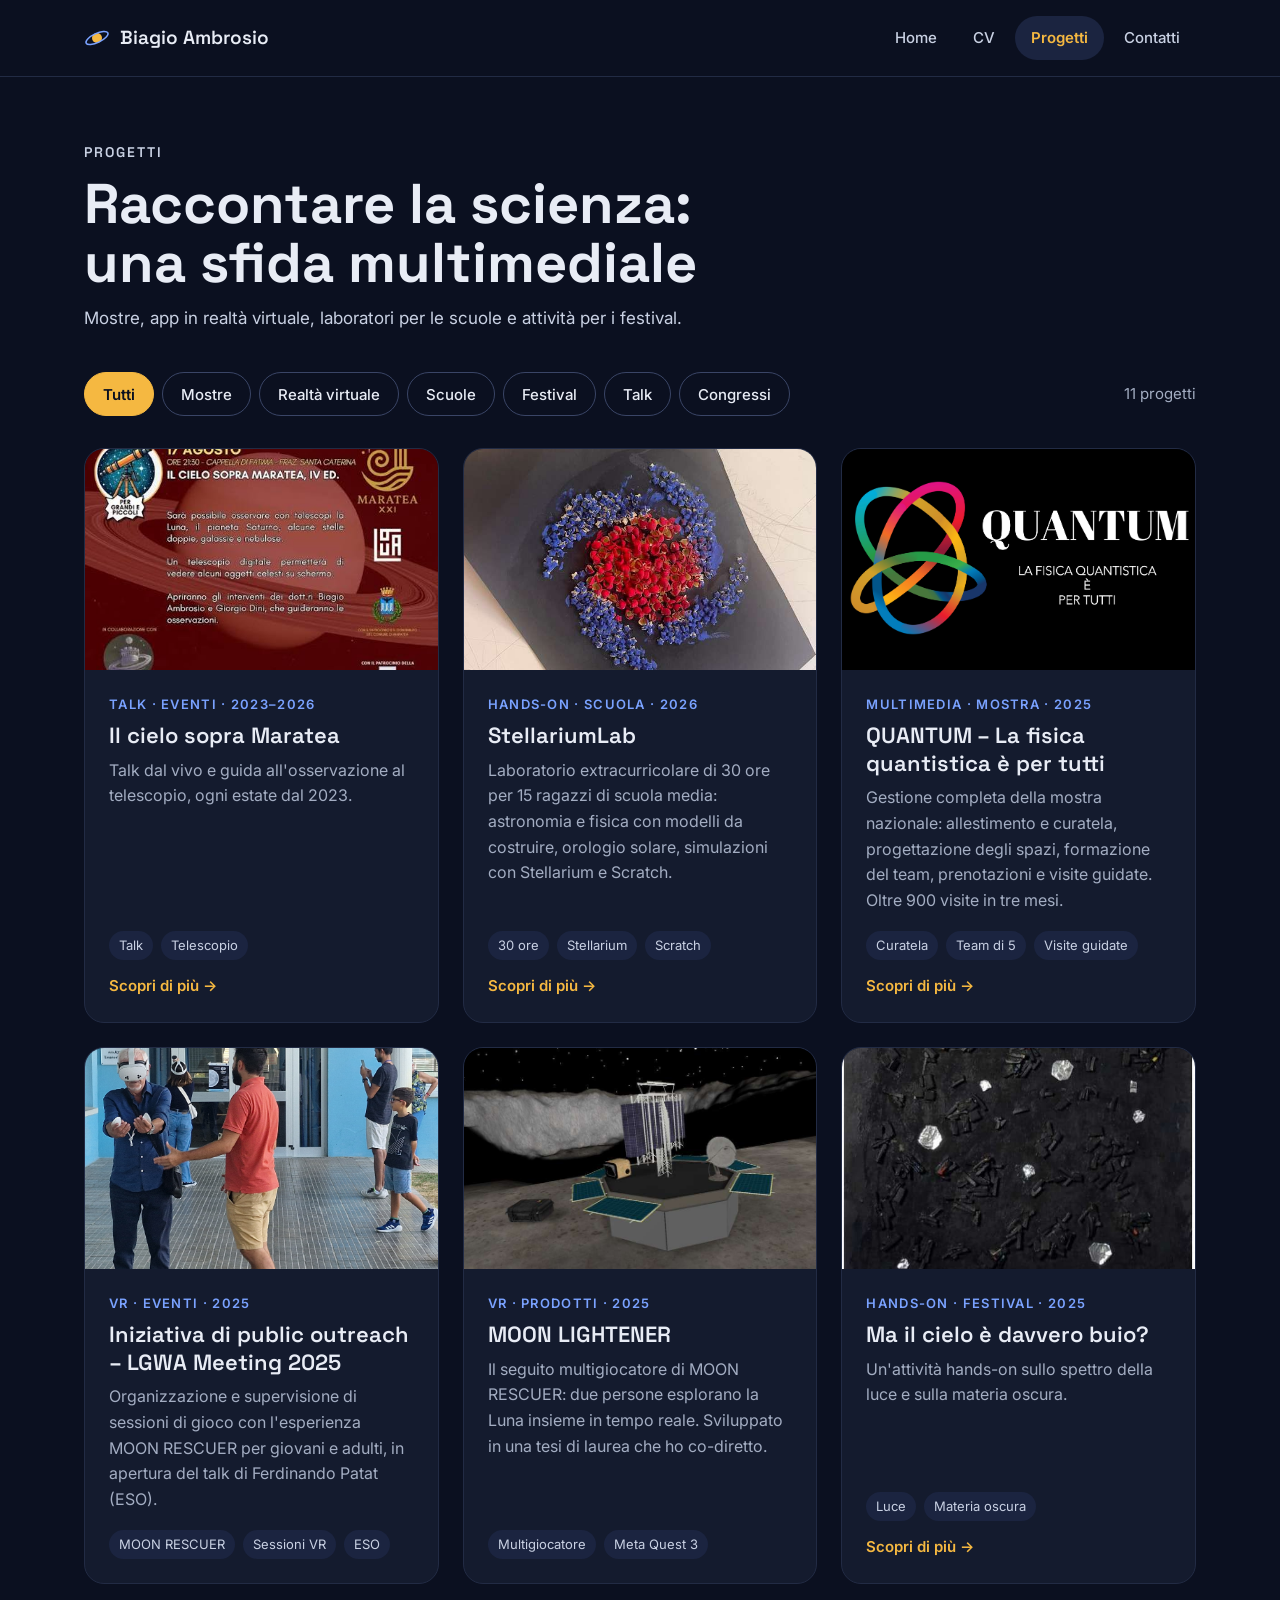
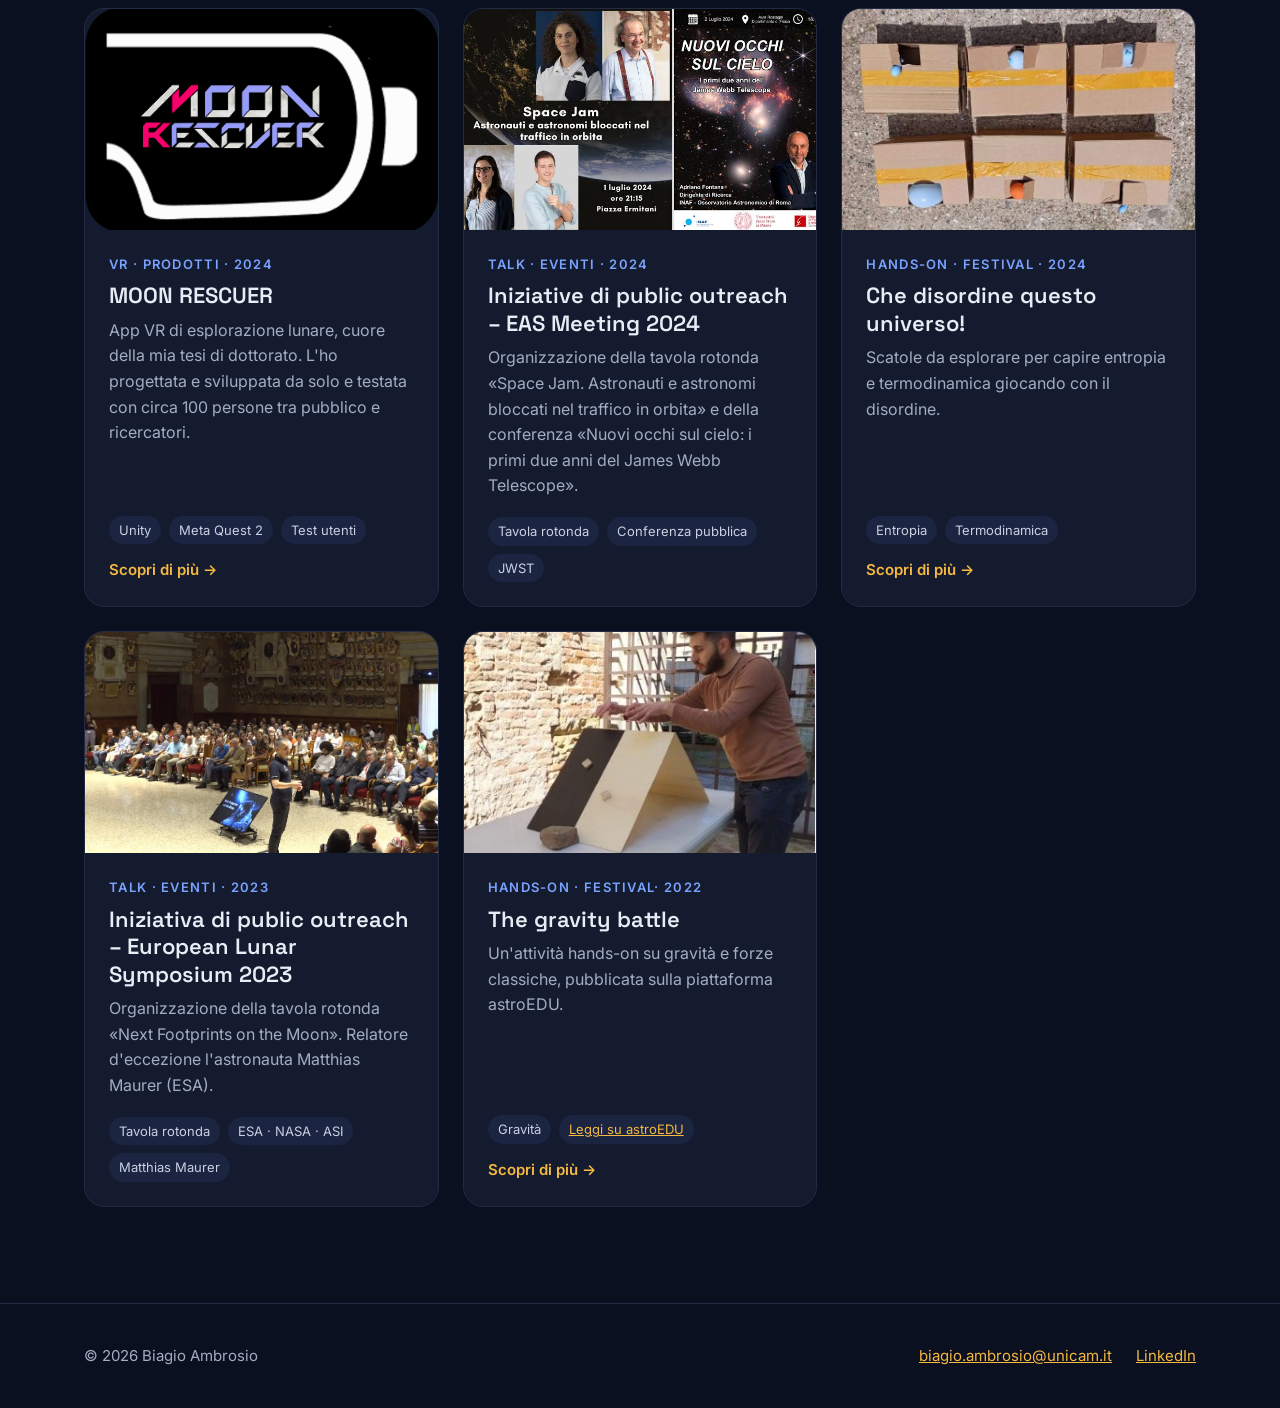
<file: progetti.html>
<!doctype html>
<html lang="it">
<head>
  <meta charset="utf-8">
  <meta name="viewport" content="width=device-width, initial-scale=1">
  <title>Progetti — Biagio Ambrosio</title>
  <meta name="description" content="Mostre, app in realtà virtuale, laboratori per le scuole, attività per festival e talk di Biagio Ambrosio.">
  <link rel="icon" href="assets/img/favicon.svg" type="image/svg+xml">
  <link rel="preconnect" href="https://fonts.googleapis.com">
  <link rel="preconnect" href="https://fonts.gstatic.com" crossorigin>
  <link href="https://fonts.googleapis.com/css2?family=Space+Grotesk:wght@400;500;600;700&family=Inter:wght@400;500;600&display=swap" rel="stylesheet">
  <link rel="stylesheet" href="assets/css/style.css">
  <link rel="stylesheet" href="assets/css/progetto.css">
  <script src="assets/js/main.js" defer></script>
</head>
<body>
  <a class="skip-link" href="#contenuto">Vai al contenuto</a>

  <header class="site-header">
    <nav class="container nav" aria-label="Navigazione principale">
      <a class="brand" href="index.html">
        <svg width="26" height="26" viewBox="0 0 26 26" aria-hidden="true"><circle cx="13" cy="13" r="5" fill="#F5B841"/><ellipse cx="13" cy="13" rx="12" ry="4.5" fill="none" stroke="#7AA2FF" stroke-width="1.5" transform="rotate(-25 13 13)"/></svg>
        Biagio Ambrosio
      </a>
      <ul class="nav-links">
        <li><a href="index.html">Home</a></li>
        <li><a href="cv.html">CV</a></li>
        <li><a href="progetti.html" aria-current="page">Progetti</a></li>
        <li><a href="contatti.html">Contatti</a></li>
      </ul>
    </nav>
  </header>

  <main id="contenuto" class="container" style="padding-bottom: 96px">
    <div class="page-head">
      <div>
        <p class="eyebrow">Progetti</p>
        <h1>Raccontare la scienza: una sfida multimediale</h1>
        <p>Mostre, app in realtà virtuale, laboratori per le scuole e attività per i festival.</p>
      </div>
    </div>

    <div class="filters" role="group" aria-label="Filtra i progetti">
      <button class="filter" type="button" data-filter="Tutti" aria-pressed="true">Tutti</button>
      <button class="filter" type="button" data-filter="Mostre" aria-pressed="false">Mostre</button>
      <button class="filter" type="button" data-filter="Realtà virtuale" aria-pressed="false">Realtà virtuale</button>
      <button class="filter" type="button" data-filter="Scuole" aria-pressed="false">Scuole</button>
      <button class="filter" type="button" data-filter="Festival" aria-pressed="false">Festival</button>
      <button class="filter" type="button" data-filter="Talk" aria-pressed="false">Talk</button>
      <button class="filter" type="button" data-filter="Congressi" aria-pressed="false">Congressi</button>
      <span class="filter-count" aria-live="polite">11 progetti</span>
    </div>

    <div class="project-grid">
      <!-- ORDINE: le schede si ordinano da sole dalla più recente alla più vecchia in base a data-date
           (formato AAAA-MM, oppure solo AAAA se il mese non conta). Per un progetto su più anni usa la data più recente. -->
      <article class="project has-page" data-cat="Talk" data-date="2026-08">
       <img src="assets/img/cielo_maratea_locandina.jpg" alt="Locandina edizione 2026" loading="lazy">
        <div class="project-body">
          <span class="meta">Talk · Eventi · 2023–2026</span>
          <h2><a class="card-link" href="progetto-cielo-maratea.html">Il cielo sopra Maratea</a></h2>
          <p>Talk dal vivo e guida all'osservazione al telescopio, ogni estate dal 2023.</p>
          <ul class="tags"><li class="tag">Talk</li><li class="tag">Telescopio</li></ul>
          <span class="more" aria-hidden="true">Scopri di più →</span>
        </div>
      </article>

      <article class="project has-page" data-cat="Scuole" data-date="2026-06">
        <img src="assets/img/modello-galassia.jpg" alt="Modello di galassia costruito in laboratorio" loading="lazy">
        <div class="project-body">
          <span class="meta"> Hands-on · Scuola · 2026</span>
          <h2><a class="card-link" href="progetto-stellariumlab.html">StellariumLab</a></h2>
          <p>Laboratorio extracurricolare di 30 ore per 15 ragazzi di scuola media: astronomia e fisica con modelli da costruire, orologio solare, simulazioni con Stellarium e Scratch.</p>
          <ul class="tags"><li class="tag">30 ore</li><li class="tag">Stellarium</li><li class="tag">Scratch</li></ul>
          <span class="more" aria-hidden="true">Scopri di più →</span>
        </div>
      </article>

      <article class="project has-page" data-cat="Mostre" data-date="2025-12">
        <img src="assets/img/Mostra QUANTUM - copertina.png" alt="Mostra QUANTUM - copertina.png" loading="lazy">
        <div class="project-body">
          <span class="meta">Multimedia · Mostra · 2025</span>
          <h2><a class="card-link" href="progetto-quantum.html">QUANTUM – La fisica quantistica è per tutti</a></h2>
          <p>Gestione completa della mostra nazionale: allestimento e curatela, progettazione degli spazi, formazione del team, prenotazioni e visite guidate. Oltre 900 visite in tre mesi.</p>
          <ul class="tags"><li class="tag">Curatela</li><li class="tag">Team di 5</li><li class="tag">Visite guidate</li></ul>
          <span class="more" aria-hidden="true">Scopri di più →</span>
        </div>
      </article>

      <article class="project" data-cat="Congressi|Realtà virtuale" data-date="2025-09">
        <img src="assets/img/lgwa_vr.jpg" alt="Biagio guida la sessione di gioco con MOON RECSUER" loading="lazy" style="object-position: center 60%">
        <div class="project-body">
          <span class="meta">VR · Eventi · 2025</span>
          <h2>Iniziativa di public outreach – LGWA Meeting 2025</h2>
          <p>Organizzazione e supervisione di sessioni di gioco con l'esperienza MOON RESCUER per giovani e adulti, in apertura del talk di Ferdinando Patat (ESO).</p>
          <ul class="tags"><li class="tag">MOON RESCUER</li><li class="tag">Sessioni VR</li><li class="tag">ESO</li></ul>
        </div>
      </article>

      <article class="project" data-cat="Realtà virtuale" data-date="2025">
        <img src="assets/img/moon-lightener.jpg" alt="Ambiente lunare nell'app MOON LIGHTENER" loading="lazy">
        <div class="project-body">
          <span class="meta">VR · Prodotti · 2025</span>
          <h2>MOON LIGHTENER</h2>
          <p>Il seguito multigiocatore di MOON RESCUER: due persone esplorano la Luna insieme in tempo reale. Sviluppato in una tesi di laurea che ho co-diretto.</p>
          <ul class="tags"><li class="tag">Multigiocatore</li><li class="tag">Meta Quest 3</li></ul>
        </div>
      </article>

      <article class="project has-page" data-cat="Festival" data-date="2025">
        <img src="assets/img/cielo-buio.jpg" alt="Pannello nero dell'attività Ma il cielo è davvero buio?" loading="lazy">
        <div class="project-body">
          <span class="meta">Hands-on · Festival · 2025</span>
          <h2><a class="card-link" href="progetto-cielo-buio.html">Ma il cielo è davvero buio?</a></h2>
          <p>Un'attività hands-on sullo spettro della luce e sulla materia oscura.</p>
          <ul class="tags"><li class="tag">Luce</li><li class="tag">Materia oscura</li></ul>
          <span class="more" aria-hidden="true">Scopri di più →</span>
        </div>
      </article>

      <article class="project has-page" data-cat="Realtà virtuale" data-date="2024-09">
        <img src="assets/img/MOON RESCUER LOGO.png" alt="Base lunare nell'app MOON RESCUER" loading="lazy">
        <div class="project-body">
          <span class="meta">VR · Prodotti · 2024</span>
          <h2><a class="card-link" href="progetto-moon-rescuer.html">MOON RESCUER</a></h2>
          <p>App VR di esplorazione lunare, cuore della mia tesi di dottorato. L'ho progettata e sviluppata da solo e testata con circa 100 persone tra pubblico e ricercatori.</p>
          <ul class="tags"><li class="tag">Unity</li><li class="tag">Meta Quest 2</li><li class="tag">Test utenti</li></ul>
          <span class="more" aria-hidden="true">Scopri di più →</span>
        </div>
      </article>

      <article class="project" data-cat="Congressi|Talk" data-date="2024-07">
        <img src="assets/img/media_inaf_eventi_eas.jpg" alt="Locandine dei due eventi per il pubblico realizzati durante EAS2024" loading="lazy" style="object-position: center 60%">
        <div class="project-body">
          <span class="meta">Talk · Eventi · 2024</span>
          <h2>Iniziative di public outreach – EAS Meeting 2024</h2>
          <p>Organizzazione della tavola rotonda «Space Jam. Astronauti e astronomi bloccati nel traffico in orbita» e della conferenza «Nuovi occhi sul cielo: i primi due anni del James Webb Telescope».</p>
          <ul class="tags"><li class="tag">Tavola rotonda</li><li class="tag">Conferenza pubblica</li><li class="tag">JWST</li></ul>
        </div>
      </article>

      <article class="project has-page" data-cat="Festival" data-date="2024">
        <img src="assets/img/che-disordine.jpg" alt="Scatole dell'attività sull'entropia" loading="lazy">
        <div class="project-body">
          <span class="meta">Hands-on · Festival · 2024</span>
          <h2><a class="card-link" href="progetto-che-disordine.html">Che disordine questo universo!</a></h2>
          <p>Scatole da esplorare per capire entropia e termodinamica giocando con il disordine.</p>
          <ul class="tags"><li class="tag">Entropia</li><li class="tag">Termodinamica</li></ul>
          <span class="more" aria-hidden="true">Scopri di più →</span>
        </div>
      </article>

      <article class="project" data-cat="Congressi|Talk" data-date="2023-06">
        <img src="assets/img/Next footprints on the Moon.jpg" alt="L'astronauta ESA Matthias Maurer parla al pubblico nell'Aula Magna di Palazzo Bo durante Next Footprints on the Moon" loading="lazy" style="object-position: center 60%">
        <div class="project-body">
          <span class="meta">Talk · Eventi · 2023</span>
          <h2>Iniziativa di public outreach – European Lunar Symposium 2023</h2>
          <p>Organizzazione della tavola rotonda «Next Footprints on the Moon». Relatore d'eccezione l'astronauta Matthias Maurer (ESA).</p>
          <ul class="tags"><li class="tag">Tavola rotonda</li><li class="tag">ESA · NASA · ASI</li><li class="tag">Matthias Maurer</li></ul>
        </div>
      </article>

      <article class="project has-page" data-cat="Festival" data-date="2022">
       <img src="assets/img/gravity_battle.jpg" alt="Piano inclinato nell'attività gravity battle" loading="lazy">
        <div class="project-body">
          <span class="meta">Hands-on · Festival· 2022</span>
          <h2><a class="card-link" href="progetto-gravity-battle.html">The gravity battle</a></h2>
          <p>Un'attività hands-on su gravità e forze classiche, pubblicata sulla piattaforma astroEDU.</p>
          <ul class="tags"><li class="tag">Gravità</li><li class="tag"><a href="https://doi.org/10.14586/astroedu/2405" rel="noopener">Leggi su astroEDU</a></li></ul>
          <span class="more" aria-hidden="true">Scopri di più →</span>
        </div>
      </article>
    </div>
  </main>

  <footer class="site-footer">
    <div class="container">
      <span>© 2026 Biagio Ambrosio</span>
      <nav aria-label="Contatti">
        <a href="mailto:biagio.ambrosio@unicam.it">biagio.ambrosio@unicam.it</a>
        <a href="https://www.linkedin.com/in/biagio14/" rel="noopener">LinkedIn</a>
      </nav>
    </div>
  </footer>
</body>
</html>
</file>
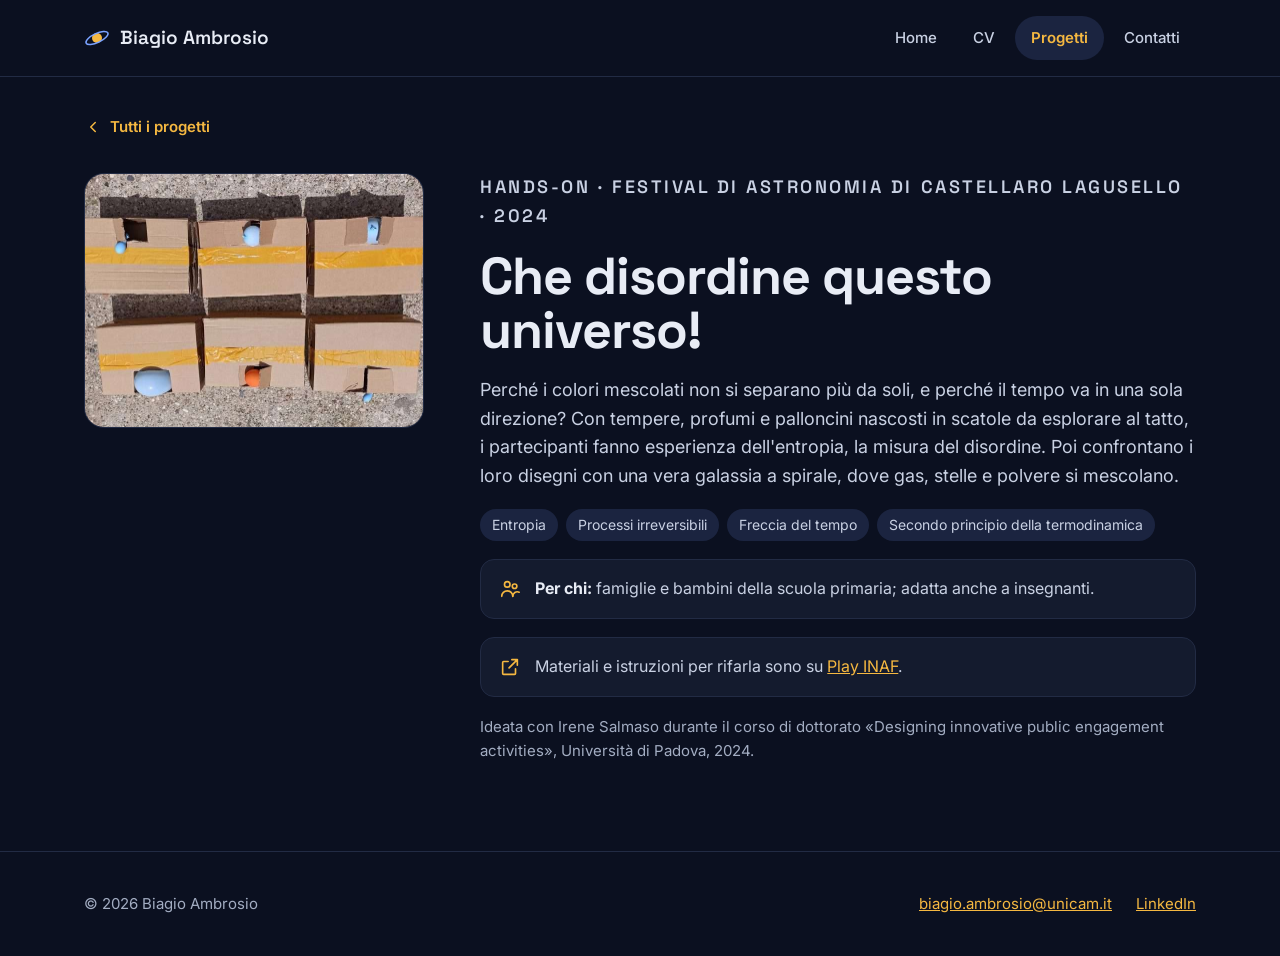
<file: progetto-che-disordine.html>
<!doctype html>
<html lang="it">
<head>
  <meta charset="utf-8">
  <meta name="viewport" content="width=device-width, initial-scale=1">
  <title>Che disordine questo universo! — Biagio Ambrosio</title>
  <meta name="description" content="Che disordine questo universo!: attività hands-on su entropia e freccia del tempo, ideata da Biagio Ambrosio e Irene Salmaso per il Festival di Astronomia di Castellaro Lagusello.">
  <link rel="icon" href="assets/img/favicon.svg" type="image/svg+xml">
  <link rel="preconnect" href="https://fonts.googleapis.com">
  <link rel="preconnect" href="https://fonts.gstatic.com" crossorigin>
  <link href="https://fonts.googleapis.com/css2?family=Space+Grotesk:wght@400;500;600;700&family=Inter:wght@400;500;600&display=swap" rel="stylesheet">
  <link rel="stylesheet" href="assets/css/style.css">
  <link rel="stylesheet" href="assets/css/progetto.css">
</head>
<body>
  <a class="skip-link" href="#contenuto">Vai al contenuto</a>

  <header class="site-header">
    <nav class="container nav" aria-label="Navigazione principale">
      <a class="brand" href="index.html">
        <svg width="26" height="26" viewBox="0 0 26 26" aria-hidden="true"><circle cx="13" cy="13" r="5" fill="#F5B841"/><ellipse cx="13" cy="13" rx="12" ry="4.5" fill="none" stroke="#7AA2FF" stroke-width="1.5" transform="rotate(-25 13 13)"/></svg>
        Biagio Ambrosio
      </a>
      <ul class="nav-links">
        <li><a href="index.html">Home</a></li>
        <li><a href="cv.html">CV</a></li>
        <li><a href="progetti.html" aria-current="page">Progetti</a></li>
        <li><a href="contatti.html">Contatti</a></li>
      </ul>
    </nav>
  </header>

  <main id="contenuto" class="container">
    <a class="back-link" href="progetti.html"><svg viewBox="0 0 24 24" fill="none" stroke="currentColor" stroke-width="2" stroke-linecap="round" stroke-linejoin="round" aria-hidden="true"><path d="M15 18l-6-6 6-6"/></svg>Tutti i progetti</a>

    <article class="handson">
      <div class="handson-media">
        <img src="assets/img/che-disordine.jpg" alt="Scatole chiuse con un foro per infilare la mano, usate nell'attività sull'entropia">
      </div>
      <div class="handson-text">
        <p class="eyebrow">Hands-on · Festival di Astronomia di Castellaro Lagusello · 2024</p>
        <h1>Che disordine questo universo!</h1>
        <p>Perché i colori mescolati non si separano più da soli, e perché il tempo va in una sola direzione? Con tempere, profumi e palloncini nascosti in scatole da esplorare al tatto, i partecipanti fanno esperienza dell'entropia, la misura del disordine. Poi confrontano i loro disegni con una vera galassia a spirale, dove gas, stelle e polvere si mescolano.</p>
        <ul class="tags" aria-label="Concetti chiave">
          <li class="tag">Entropia</li>
          <li class="tag">Processi irreversibili</li>
          <li class="tag">Freccia del tempo</li>
          <li class="tag">Secondo principio della termodinamica</li>
        </ul>
        <div class="info-row">
          <svg viewBox="0 0 24 24" fill="none" stroke="#F5B841" stroke-width="1.8" stroke-linecap="round" stroke-linejoin="round" aria-hidden="true"><circle cx="9" cy="7" r="3"/><path d="M3 20a6 6 0 0 1 12 0"/><circle cx="17" cy="9" r="2.5"/><path d="M15 20a5 5 0 0 1 7-4.5"/></svg>
          <span><strong>Per chi:</strong> famiglie e bambini della scuola primaria; adatta anche a insegnanti.</span>
        </div>
        <div class="info-row">
          <svg viewBox="0 0 24 24" fill="none" stroke="#F5B841" stroke-width="1.8" stroke-linecap="round" stroke-linejoin="round" aria-hidden="true"><path d="M14 4h6v6M20 4l-9 9M18 14v5a1 1 0 0 1-1 1H5a1 1 0 0 1-1-1V7a1 1 0 0 1 1-1h5"/></svg>
          <span>Materiali e istruzioni per rifarla sono su <a href="https://play.inaf.it/che-disordine-questo-universo/" rel="noopener">Play INAF</a>.</span>
        </div>
        <p class="credit">Ideata con Irene Salmaso durante il corso di dottorato «Designing innovative public engagement activities», Università di Padova, 2024.</p>
      </div>
    </article>
  </main>

  <footer class="site-footer">
    <div class="container">
      <span>© 2026 Biagio Ambrosio</span>
      <nav aria-label="Contatti">
        <a href="mailto:biagio.ambrosio@unicam.it">biagio.ambrosio@unicam.it</a>
        <a href="https://www.linkedin.com/in/biagio14/" rel="noopener">LinkedIn</a>
      </nav>
    </div>
  </footer>
</body>
</html>
</file>
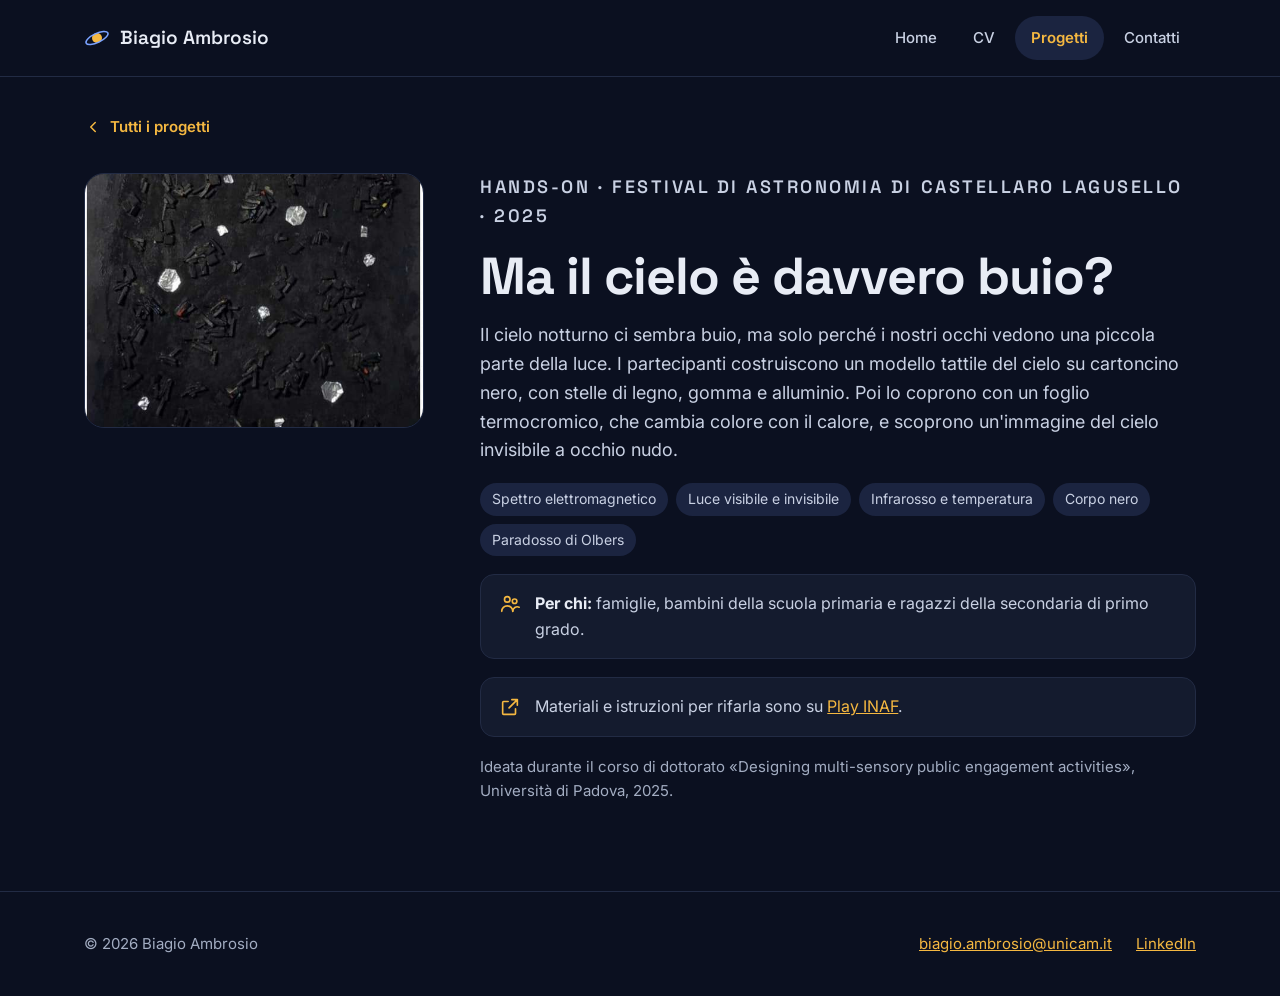
<file: progetto-cielo-buio.html>
<!doctype html>
<html lang="it">
<head>
  <meta charset="utf-8">
  <meta name="viewport" content="width=device-width, initial-scale=1">
  <title>Ma il cielo è davvero buio? — Biagio Ambrosio</title>
  <meta name="description" content="Ma il cielo è davvero buio?: attività hands-on sulla luce invisibile e lo spettro elettromagnetico, ideata da Biagio Ambrosio per il Festival di Astronomia di Castellaro Lagusello.">
  <link rel="icon" href="assets/img/favicon.svg" type="image/svg+xml">
  <link rel="preconnect" href="https://fonts.googleapis.com">
  <link rel="preconnect" href="https://fonts.gstatic.com" crossorigin>
  <link href="https://fonts.googleapis.com/css2?family=Space+Grotesk:wght@400;500;600;700&family=Inter:wght@400;500;600&display=swap" rel="stylesheet">
  <link rel="stylesheet" href="assets/css/style.css">
  <link rel="stylesheet" href="assets/css/progetto.css">
</head>
<body>
  <a class="skip-link" href="#contenuto">Vai al contenuto</a>

  <header class="site-header">
    <nav class="container nav" aria-label="Navigazione principale">
      <a class="brand" href="index.html">
        <svg width="26" height="26" viewBox="0 0 26 26" aria-hidden="true"><circle cx="13" cy="13" r="5" fill="#F5B841"/><ellipse cx="13" cy="13" rx="12" ry="4.5" fill="none" stroke="#7AA2FF" stroke-width="1.5" transform="rotate(-25 13 13)"/></svg>
        Biagio Ambrosio
      </a>
      <ul class="nav-links">
        <li><a href="index.html">Home</a></li>
        <li><a href="cv.html">CV</a></li>
        <li><a href="progetti.html" aria-current="page">Progetti</a></li>
        <li><a href="contatti.html">Contatti</a></li>
      </ul>
    </nav>
  </header>

  <main id="contenuto" class="container">
    <a class="back-link" href="progetti.html"><svg viewBox="0 0 24 24" fill="none" stroke="currentColor" stroke-width="2" stroke-linecap="round" stroke-linejoin="round" aria-hidden="true"><path d="M15 18l-6-6 6-6"/></svg>Tutti i progetti</a>

    <article class="handson">
      <div class="handson-media">
        <img src="assets/img/cielo-buio.jpg" alt="Modello tattile del cielo su cartoncino nero, con stelle di materiali diversi">
      </div>
      <div class="handson-text">
        <p class="eyebrow">Hands-on · Festival di Astronomia di Castellaro Lagusello · 2025</p>
        <h1>Ma il cielo è davvero buio?</h1>
        <p>Il cielo notturno ci sembra buio, ma solo perché i nostri occhi vedono una piccola parte della luce. I partecipanti costruiscono un modello tattile del cielo su cartoncino nero, con stelle di legno, gomma e alluminio. Poi lo coprono con un foglio termocromico, che cambia colore con il calore, e scoprono un'immagine del cielo invisibile a occhio nudo.</p>
        <ul class="tags" aria-label="Concetti chiave">
          <li class="tag">Spettro elettromagnetico</li>
          <li class="tag">Luce visibile e invisibile</li>
          <li class="tag">Infrarosso e temperatura</li>
          <li class="tag">Corpo nero</li>
          <li class="tag">Paradosso di Olbers</li>
        </ul>
        <div class="info-row">
          <svg viewBox="0 0 24 24" fill="none" stroke="#F5B841" stroke-width="1.8" stroke-linecap="round" stroke-linejoin="round" aria-hidden="true"><circle cx="9" cy="7" r="3"/><path d="M3 20a6 6 0 0 1 12 0"/><circle cx="17" cy="9" r="2.5"/><path d="M15 20a5 5 0 0 1 7-4.5"/></svg>
          <span><strong>Per chi:</strong> famiglie, bambini della scuola primaria e ragazzi della secondaria di primo grado.</span>
        </div>
        <div class="info-row">
          <svg viewBox="0 0 24 24" fill="none" stroke="#F5B841" stroke-width="1.8" stroke-linecap="round" stroke-linejoin="round" aria-hidden="true"><path d="M14 4h6v6M20 4l-9 9M18 14v5a1 1 0 0 1-1 1H5a1 1 0 0 1-1-1V7a1 1 0 0 1 1-1h5"/></svg>
          <span>Materiali e istruzioni per rifarla sono su <a href="https://play.inaf.it/ma-il-cielo-e-davvero-buio/" rel="noopener">Play INAF</a>.</span>
        </div>
        <p class="credit">Ideata durante il corso di dottorato «Designing multi-sensory public engagement activities», Università di Padova, 2025.</p>
      </div>
    </article>
  </main>

  <footer class="site-footer">
    <div class="container">
      <span>© 2026 Biagio Ambrosio</span>
      <nav aria-label="Contatti">
        <a href="mailto:biagio.ambrosio@unicam.it">biagio.ambrosio@unicam.it</a>
        <a href="https://www.linkedin.com/in/biagio14/" rel="noopener">LinkedIn</a>
      </nav>
    </div>
  </footer>
</body>
</html>
</file>
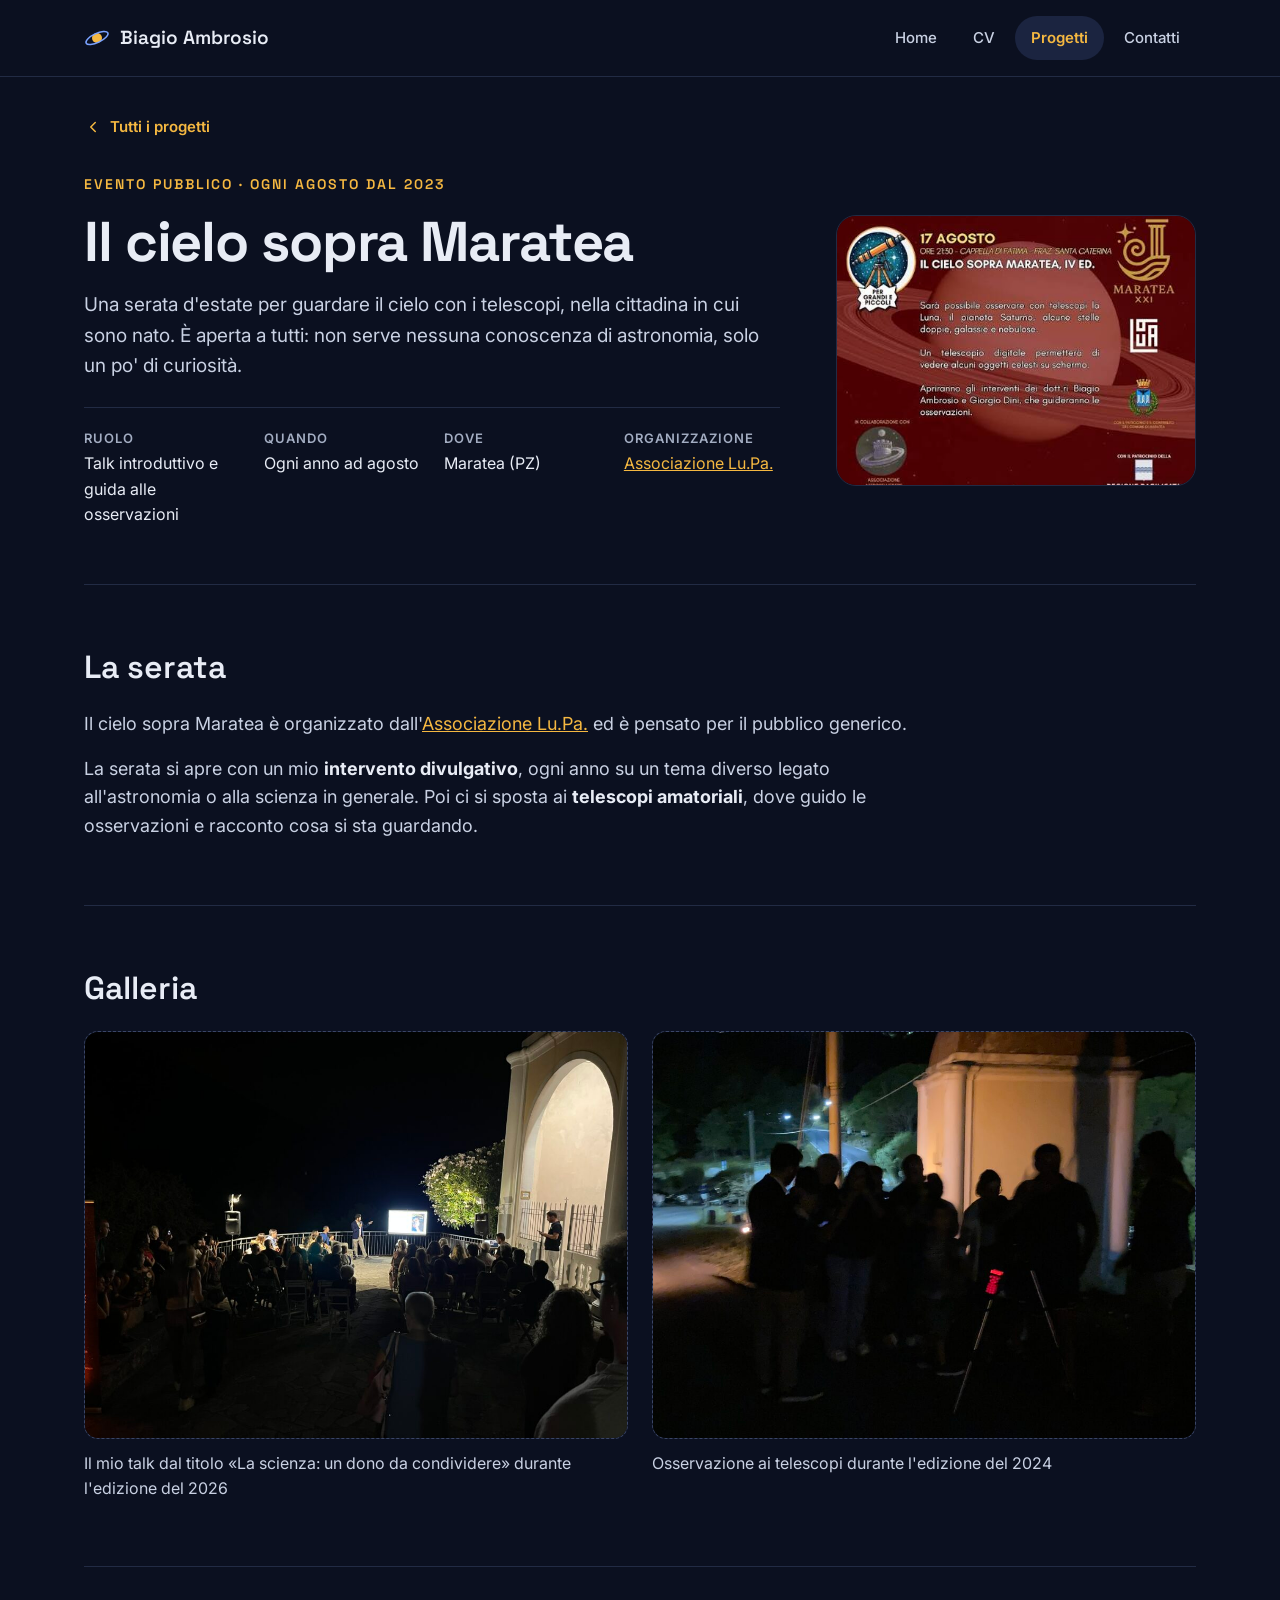
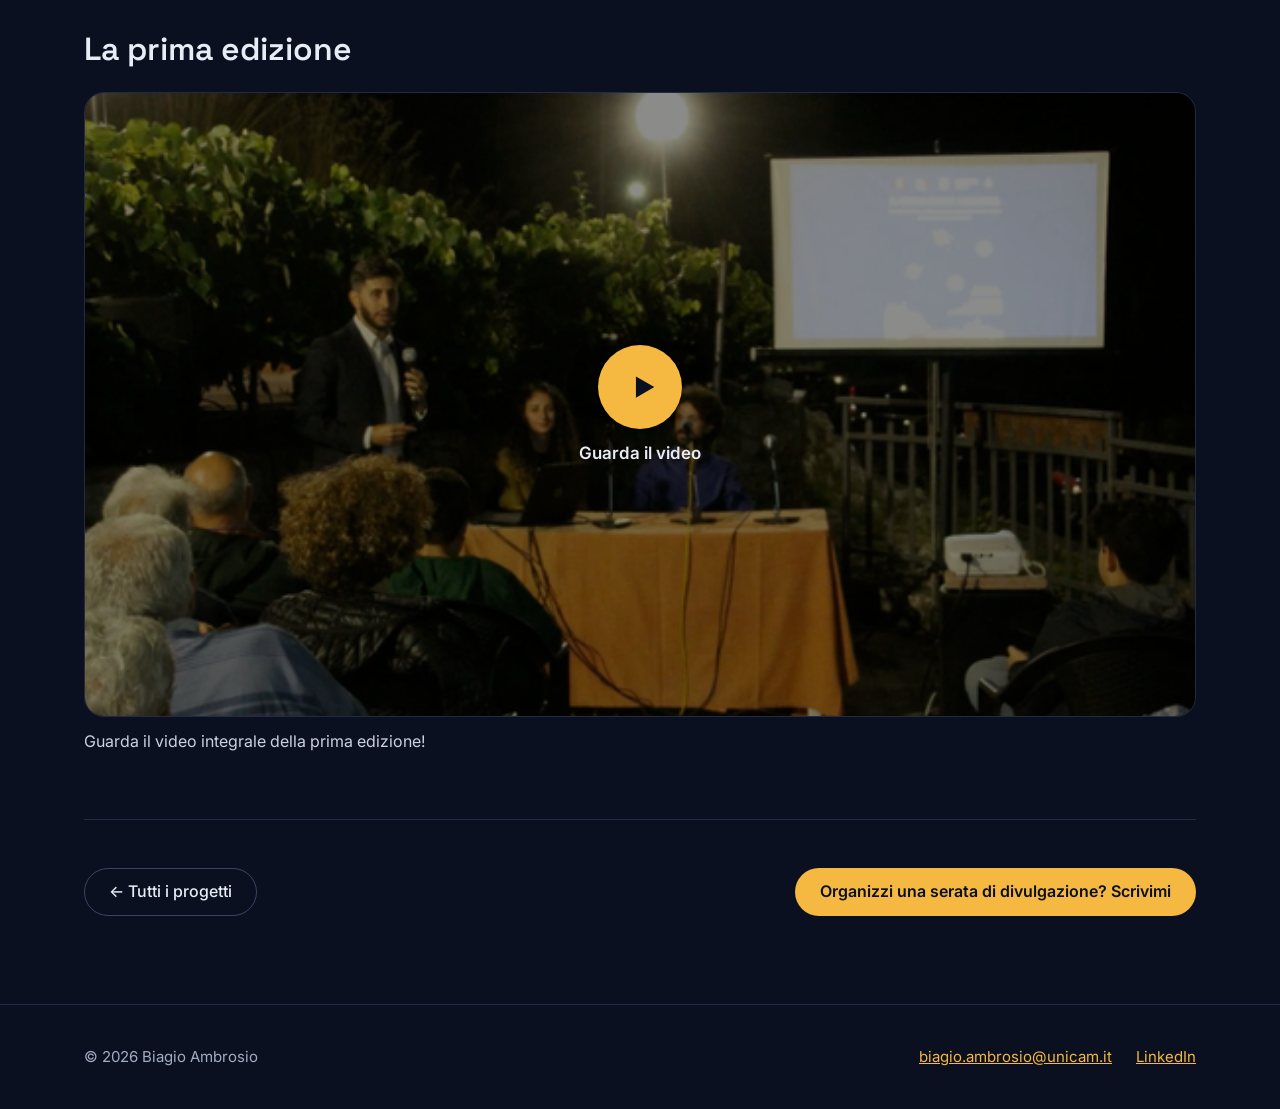
<file: progetto-cielo-maratea.html>
<!doctype html>
<html lang="it">
<head>
  <meta charset="utf-8">
  <meta name="viewport" content="width=device-width, initial-scale=1">
  <title>Il cielo sopra Maratea — Biagio Ambrosio</title>
  <meta name="description" content="Il cielo sopra Maratea: ogni agosto una serata di osservazione del cielo con telescopi amatoriali, organizzata dall'Associazione Lu.Pa., con un talk divulgativo di Biagio Ambrosio.">
  <link rel="icon" href="assets/img/favicon.svg" type="image/svg+xml">
  <link rel="preconnect" href="https://fonts.googleapis.com">
  <link rel="preconnect" href="https://fonts.gstatic.com" crossorigin>
  <link href="https://fonts.googleapis.com/css2?family=Space+Grotesk:wght@400;500;600;700&family=Inter:wght@400;500;600&display=swap" rel="stylesheet">
  <link rel="stylesheet" href="assets/css/style.css">
  <link rel="stylesheet" href="assets/css/progetto.css">
  <script src="assets/js/progetto.js" defer></script>
  <style>
    /* Riquadro foto: finché il file non c'è, si vede il segnaposto */
    .photo-slot { position: relative; aspect-ratio: 4 / 3; border-radius: 14px; overflow: hidden; border: 1px dashed var(--line-strong); background: var(--surface); }
    .photo-slot img { position: absolute; inset: 0; width: 100%; height: 100%; object-fit: cover; border: 0; border-radius: 0; aspect-ratio: auto; }
    .photo-slot .ph-text { position: absolute; inset: 0; display: flex; flex-direction: column; align-items: center; justify-content: center; gap: 8px; padding: 16px; text-align: center; color: var(--muted); font-size: 14px; }
    .photo-slot .ph-text svg { width: 36px; height: 36px; }
    .photo-slot .ph-text code { color: var(--text-2); }
    .two-col { display: grid; grid-template-columns: repeat(auto-fit, minmax(300px, 1fr)); gap: 24px; }
    .two-col figure, .video-figure { margin: 0; display: flex; flex-direction: column; gap: 12px; }
    .two-col figcaption, .video-figure figcaption { font-size: 16px; color: var(--text-2); }
    .video-figure .video { max-width: none; }
  </style>
</head>
<body>
  <a class="skip-link" href="#contenuto">Vai al contenuto</a>

  <header class="site-header">
    <nav class="container nav" aria-label="Navigazione principale">
      <a class="brand" href="index.html">
        <svg width="26" height="26" viewBox="0 0 26 26" aria-hidden="true"><circle cx="13" cy="13" r="5" fill="#F5B841"/><ellipse cx="13" cy="13" rx="12" ry="4.5" fill="none" stroke="#7AA2FF" stroke-width="1.5" transform="rotate(-25 13 13)"/></svg>
        Biagio Ambrosio
      </a>
      <ul class="nav-links">
        <li><a href="index.html">Home</a></li>
        <li><a href="cv.html">CV</a></li>
        <li><a href="progetti.html" aria-current="page">Progetti</a></li>
        <li><a href="contatti.html">Contatti</a></li>
      </ul>
    </nav>
  </header>

  <main id="contenuto" class="container">
    <a class="back-link" href="progetti.html"><svg viewBox="0 0 24 24" fill="none" stroke="currentColor" stroke-width="2" stroke-linecap="round" stroke-linejoin="round" aria-hidden="true"><path d="M15 18l-6-6 6-6"/></svg>Tutti i progetti</a>

    <section class="p-hero">
      <div class="p-hero-text">
        <p class="eyebrow">Evento pubblico · Ogni agosto dal 2023</p>
        <h1>Il cielo sopra Maratea</h1>
        <p class="lead">Una serata d'estate per guardare il cielo con i telescopi, nella cittadina in cui sono nato. È aperta a tutti: non serve nessuna conoscenza di astronomia, solo un po' di curiosità.</p>
        <dl class="facts">
          <div><dt>Ruolo</dt><dd>Talk introduttivo e guida alle osservazioni</dd></div>
          <div><dt>Quando</dt><dd>Ogni anno ad agosto</dd></div>
          <div><dt>Dove</dt><dd>Maratea (PZ)</dd></div>
          <div><dt>Organizzazione</dt><dd><a href="http://www.lu-pa.it/" rel="noopener">Associazione Lu.Pa.</a></dd></div>
        </dl>
      </div>
      <div class="p-hero-media">
        <img src="assets/img/cielo_maratea_locandina.jpg" alt="Locandina edizione 2026">
      </div>
    </section>

    <section class="p-section">
      <h2>La serata</h2>
      <div class="prose-col">
        <p>Il cielo sopra Maratea è organizzato dall'<a href="http://www.lu-pa.it/" rel="noopener">Associazione Lu.Pa.</a> ed è pensato per il pubblico generico.</p>
        <p>La serata si apre con un mio <strong>intervento divulgativo</strong>, ogni anno su un tema diverso legato all'astronomia o alla scienza in generale. Poi ci si sposta ai <strong>telescopi amatoriali</strong>, dove guido le osservazioni e racconto cosa si sta guardando.</p>
      </div>
    </section>

    <section class="p-section">
      <h2>Galleria</h2>
      <!-- FOTO: carica in assets/img i file maratea-2026.jpg e maratea-2024.jpg.
           Compaiono da soli al posto dei riquadri tratteggiati. -->
      <div class="two-col">
        <figure>
          <div class="photo-slot">
            <span class="ph-text"><svg viewBox="0 0 24 24" fill="none" stroke="#7AA2FF" stroke-width="1.6" stroke-linecap="round" stroke-linejoin="round" aria-hidden="true"><rect x="3" y="5" width="18" height="14" rx="2"/><circle cx="9" cy="10" r="2"/><path d="M21 16l-5-5-9 8"/></svg>Foto in arrivo<br><code>assets/img/maratea-2026.jpg</code></span>
            <img src="assets/img/maratea-2026.jpg" alt="Biagio durante il talk all'edizione 2026 de Il cielo sopra Maratea" loading="lazy" onerror="this.remove()">
          </div>
          <figcaption>Il mio talk dal titolo «La scienza: un dono da condividere» durante l'edizione del 2026</figcaption>
        </figure>
        <figure>
          <div class="photo-slot">
            <span class="ph-text"><svg viewBox="0 0 24 24" fill="none" stroke="#7AA2FF" stroke-width="1.6" stroke-linecap="round" stroke-linejoin="round" aria-hidden="true"><rect x="3" y="5" width="18" height="14" rx="2"/><circle cx="9" cy="10" r="2"/><path d="M21 16l-5-5-9 8"/></svg>Foto in arrivo<br><code>assets/img/maratea-2024.jpg</code></span>
            <img src="assets/img/maratea-2024.jpg" alt="Il pubblico osserva il cielo ai telescopi durante l'edizione 2024" loading="lazy" onerror="this.remove()">
          </div>
          <figcaption>Osservazione ai telescopi durante l'edizione del 2024</figcaption>
        </figure>
      </div>
    </section>

    <section class="p-section">
      <h2>La prima edizione</h2>
      <!-- VIDEO: incolla in data-youtube il link del video YouTube (va bene anche il link intero). -->
      <figure class="video-figure">
        <div class="video" data-youtube=https://youtu.be/HDd3zmOiWcE?si=uy2Mp14BAlqkBQ3w"" data-mp4="" data-empty="Video in arrivo" data-title="Il cielo sopra Maratea, prima edizione">
          <img class="poster" src="assets/img/cielo_sopra_maratea_2023.png" alt="">
          <button class="play" type="button">
            <span class="circle"><svg viewBox="0 0 24 24" fill="#0B1020" aria-hidden="true"><path d="M7 4.5v15l13-7.5z"/></svg></span>
            <span class="play-label">Guarda il video</span>
          </button>
        </div>
        <figcaption>Guarda il video integrale della prima edizione!</figcaption>
      </figure>
    </section>

    <nav class="p-next" aria-label="Altri progetti">
      <a class="btn btn-ghost" href="progetti.html">← Tutti i progetti</a>
      <a class="btn btn-primary" href="contatti.html">Organizzi una serata di divulgazione? Scrivimi</a>
    </nav>
  </main>

  <footer class="site-footer">
    <div class="container">
      <span>© 2026 Biagio Ambrosio</span>
      <nav aria-label="Contatti">
        <a href="mailto:biagio.ambrosio@unicam.it">biagio.ambrosio@unicam.it</a>
        <a href="https://www.linkedin.com/in/biagio14/" rel="noopener">LinkedIn</a>
      </nav>
    </div>
  </footer>
</body>
</html>
</file>
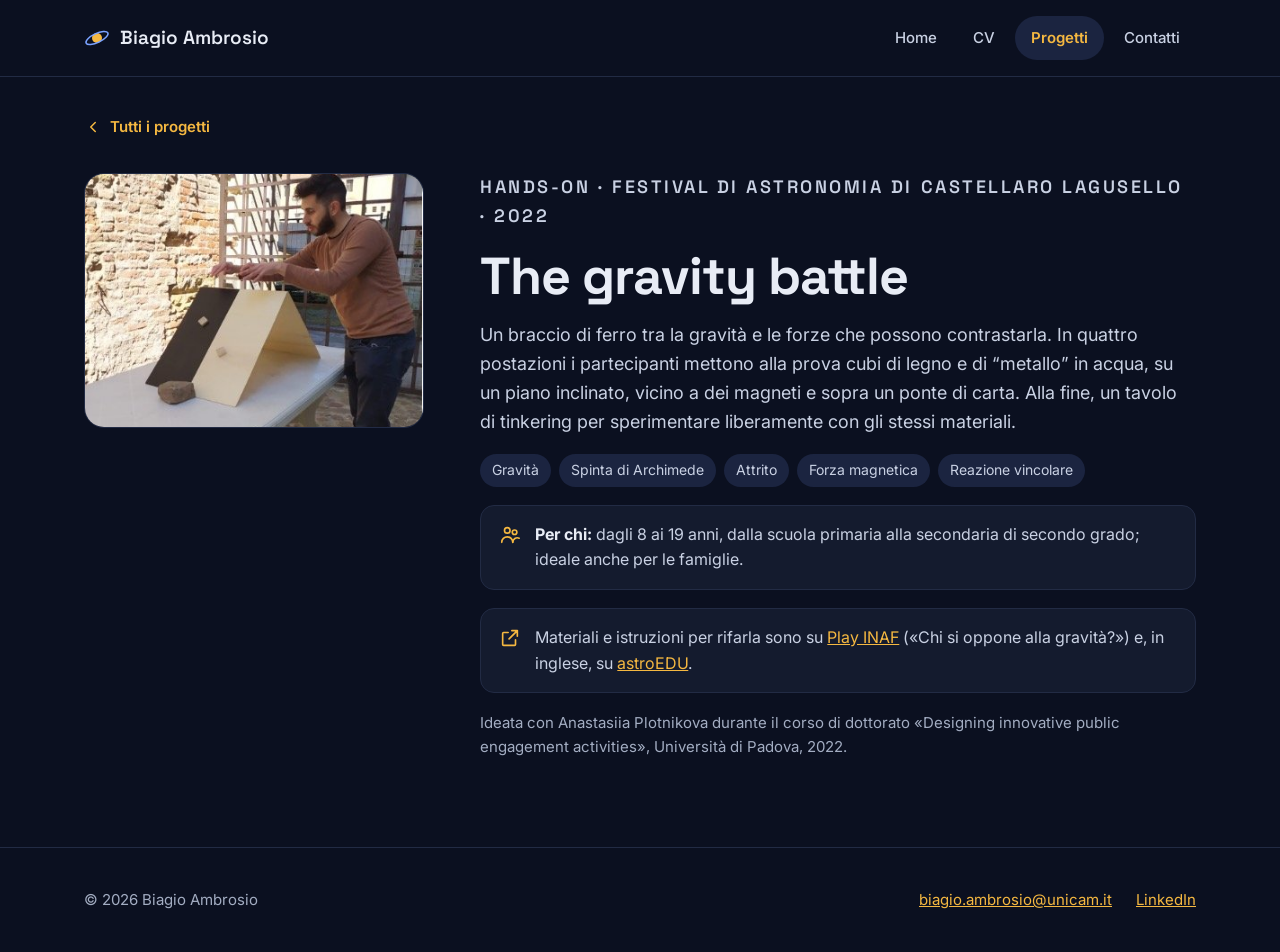
<file: progetto-gravity-battle.html>
<!doctype html>
<html lang="it">
<head>
  <meta charset="utf-8">
  <meta name="viewport" content="width=device-width, initial-scale=1">
  <title>The gravity battle — Biagio Ambrosio</title>
  <meta name="description" content="The gravity battle: attività hands-on sulla gravità e le forze che le si oppongono, ideata da Biagio Ambrosio e Anastasiia Plotnikova per il Festival di Astronomia di Castellaro Lagusello.">
  <link rel="icon" href="assets/img/favicon.svg" type="image/svg+xml">
  <link rel="preconnect" href="https://fonts.googleapis.com">
  <link rel="preconnect" href="https://fonts.gstatic.com" crossorigin>
  <link href="https://fonts.googleapis.com/css2?family=Space+Grotesk:wght@400;500;600;700&family=Inter:wght@400;500;600&display=swap" rel="stylesheet">
  <link rel="stylesheet" href="assets/css/style.css">
  <link rel="stylesheet" href="assets/css/progetto.css">
</head>
<body>
  <a class="skip-link" href="#contenuto">Vai al contenuto</a>

  <header class="site-header">
    <nav class="container nav" aria-label="Navigazione principale">
      <a class="brand" href="index.html">
        <svg width="26" height="26" viewBox="0 0 26 26" aria-hidden="true"><circle cx="13" cy="13" r="5" fill="#F5B841"/><ellipse cx="13" cy="13" rx="12" ry="4.5" fill="none" stroke="#7AA2FF" stroke-width="1.5" transform="rotate(-25 13 13)"/></svg>
        Biagio Ambrosio
      </a>
      <ul class="nav-links">
        <li><a href="index.html">Home</a></li>
        <li><a href="cv.html">CV</a></li>
        <li><a href="progetti.html" aria-current="page">Progetti</a></li>
        <li><a href="contatti.html">Contatti</a></li>
      </ul>
    </nav>
  </header>

  <main id="contenuto" class="container">
    <a class="back-link" href="progetti.html"><svg viewBox="0 0 24 24" fill="none" stroke="currentColor" stroke-width="2" stroke-linecap="round" stroke-linejoin="round" aria-hidden="true"><path d="M15 18l-6-6 6-6"/></svg>Tutti i progetti</a>

    <article class="handson">
      <div class="handson-media">
        <img src="assets/img/gravity_battle.jpg" alt="Piano inclinato e cubi di materiali diversi usati nell'attività">
      </div>
      <div class="handson-text">
        <p class="eyebrow">Hands-on · Festival di Astronomia di Castellaro Lagusello · 2022</p>
        <h1>The gravity battle</h1>
        <p>Un braccio di ferro tra la gravità e le forze che possono contrastarla. In quattro postazioni i partecipanti mettono alla prova cubi di legno e di “metallo” in acqua, su un piano inclinato, vicino a dei magneti e sopra un ponte di carta. Alla fine, un tavolo di tinkering per sperimentare liberamente con gli stessi materiali.</p>
        <ul class="tags" aria-label="Concetti chiave">
          <li class="tag">Gravità</li>
          <li class="tag">Spinta di Archimede</li>
          <li class="tag">Attrito</li>
          <li class="tag">Forza magnetica</li>
          <li class="tag">Reazione vincolare</li>
        </ul>
        <div class="info-row">
          <svg viewBox="0 0 24 24" fill="none" stroke="#F5B841" stroke-width="1.8" stroke-linecap="round" stroke-linejoin="round" aria-hidden="true"><circle cx="9" cy="7" r="3"/><path d="M3 20a6 6 0 0 1 12 0"/><circle cx="17" cy="9" r="2.5"/><path d="M15 20a5 5 0 0 1 7-4.5"/></svg>
          <span><strong>Per chi:</strong> dagli 8 ai 19 anni, dalla scuola primaria alla secondaria di secondo grado; ideale anche per le famiglie.</span>
        </div>
        <div class="info-row">
          <svg viewBox="0 0 24 24" fill="none" stroke="#F5B841" stroke-width="1.8" stroke-linecap="round" stroke-linejoin="round" aria-hidden="true"><path d="M14 4h6v6M20 4l-9 9M18 14v5a1 1 0 0 1-1 1H5a1 1 0 0 1-1-1V7a1 1 0 0 1 1-1h5"/></svg>
          <span>Materiali e istruzioni per rifarla sono su <a href="https://play.inaf.it/chi-si-oppone-alla-gravita/" rel="noopener">Play INAF</a> («Chi si oppone alla gravità?») e, in inglese, su <a href="https://astroedu.iau.org/activities/the-gravity-battle/" rel="noopener">astroEDU</a>.</span>
        </div>
        <p class="credit">Ideata con Anastasiia Plotnikova durante il corso di dottorato «Designing innovative public engagement activities», Università di Padova, 2022.</p>
      </div>
    </article>
  </main>

  <footer class="site-footer">
    <div class="container">
      <span>© 2026 Biagio Ambrosio</span>
      <nav aria-label="Contatti">
        <a href="mailto:biagio.ambrosio@unicam.it">biagio.ambrosio@unicam.it</a>
        <a href="https://www.linkedin.com/in/biagio14/" rel="noopener">LinkedIn</a>
      </nav>
    </div>
  </footer>
</body>
</html>
</file>
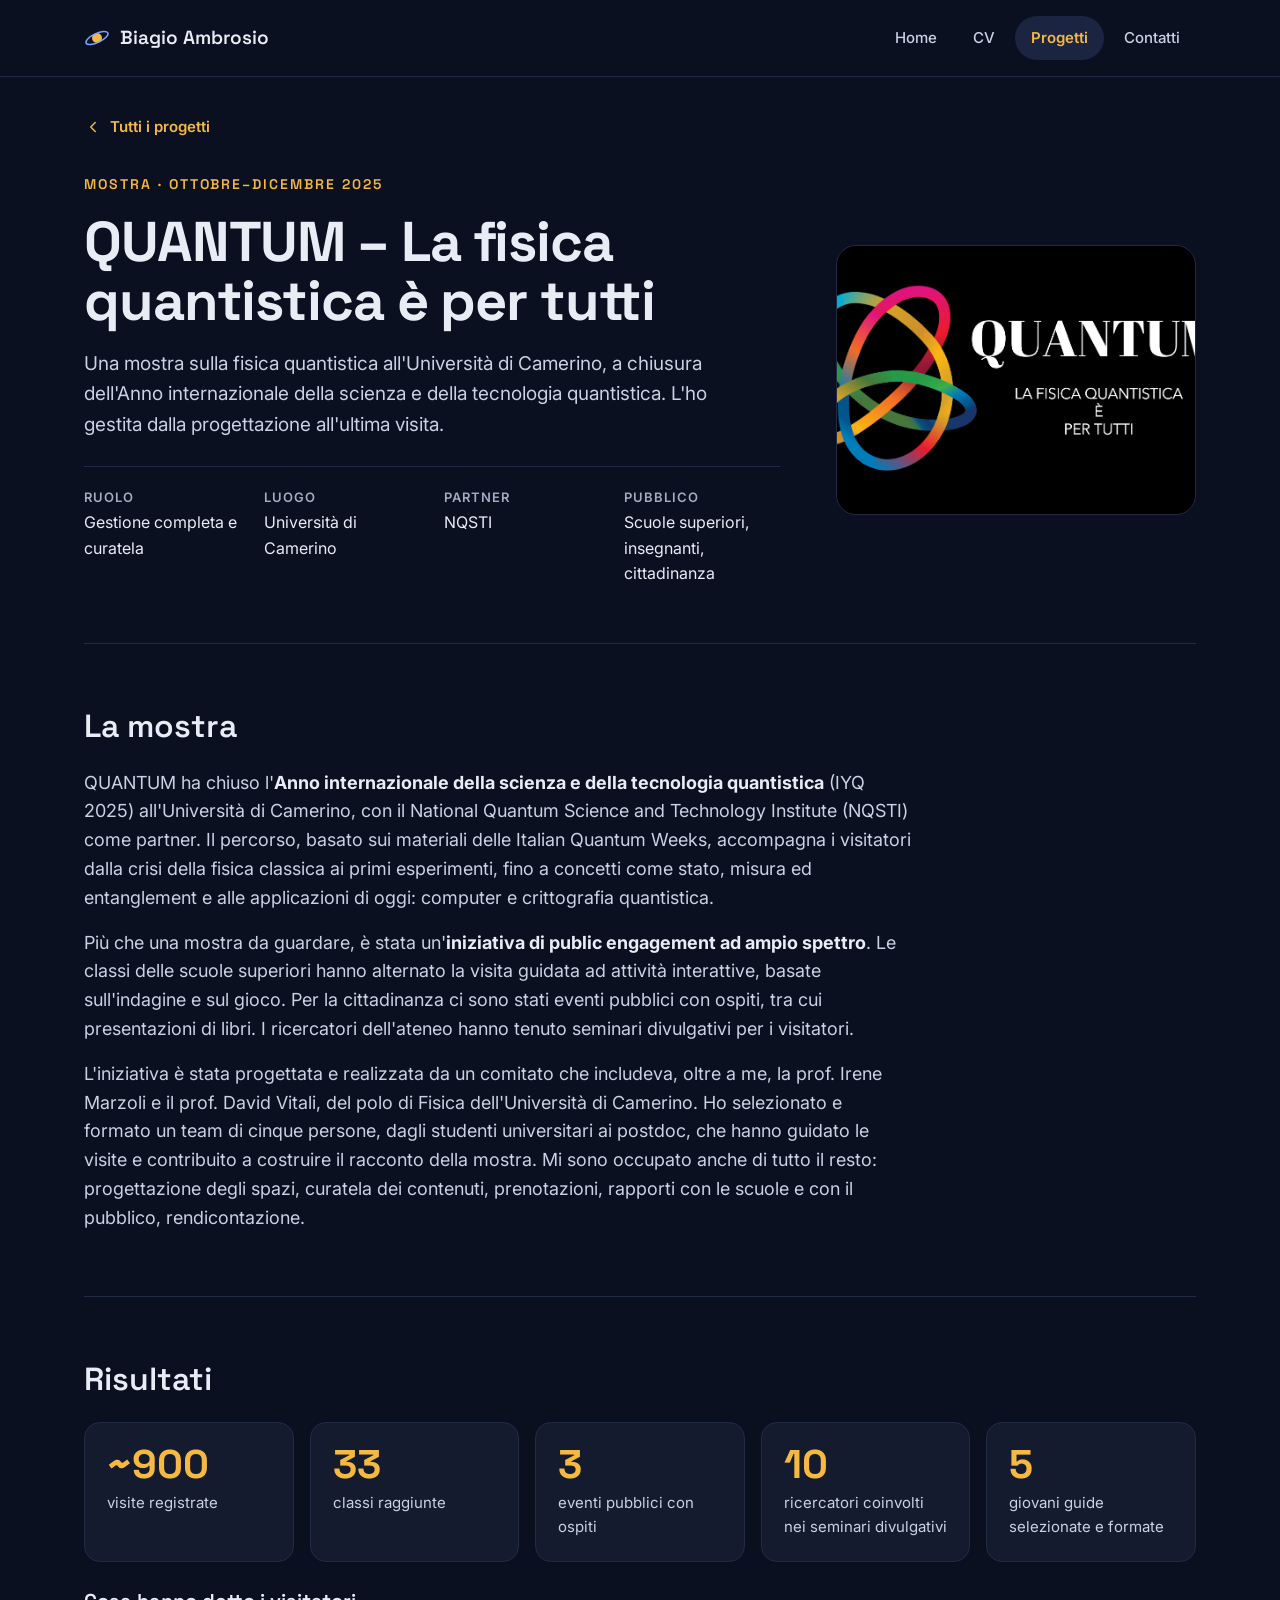
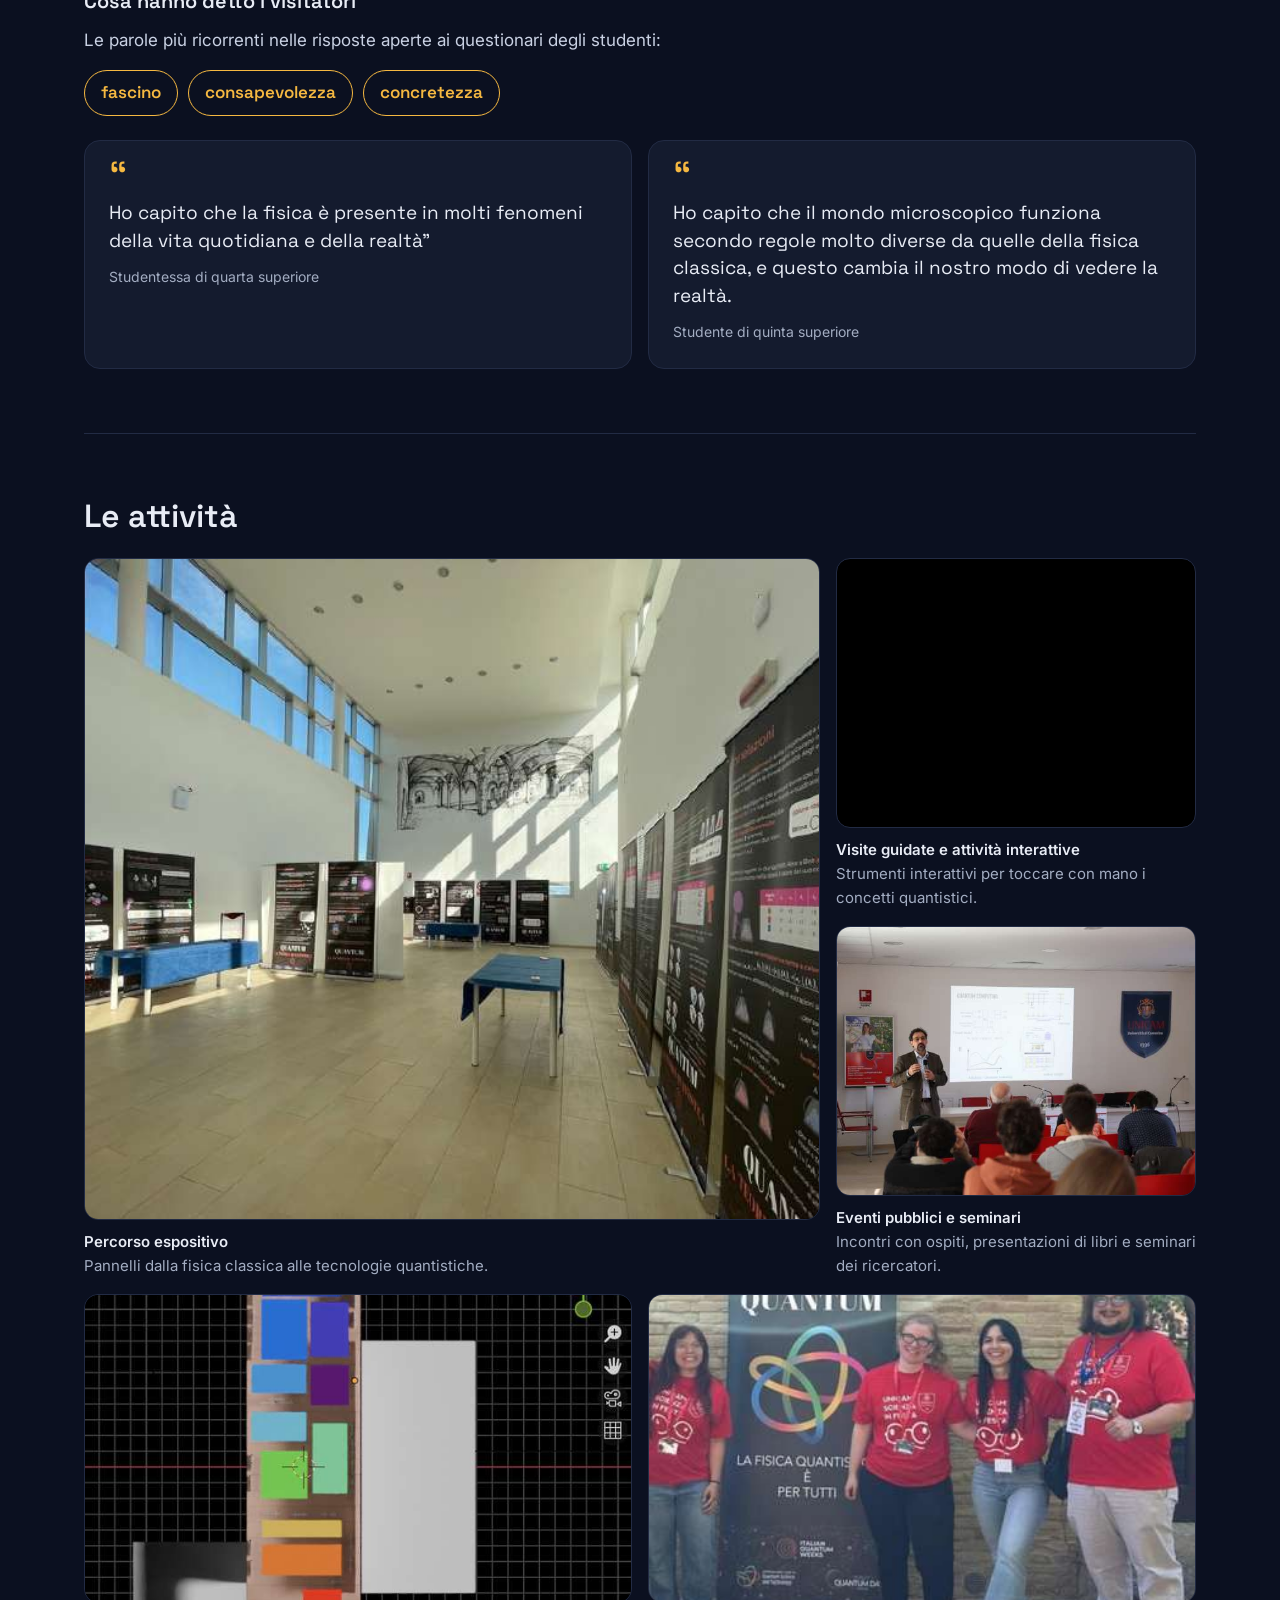
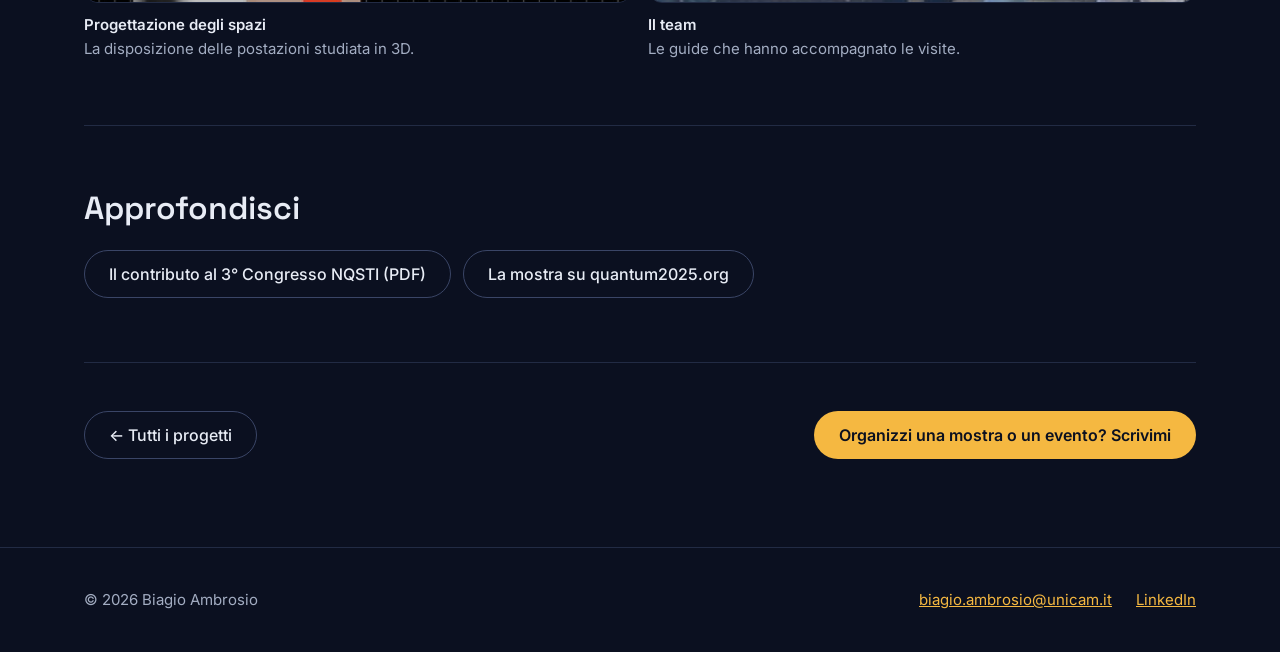
<file: progetto-quantum.html>
<!doctype html>
<html lang="it">
<head>
  <meta charset="utf-8">
  <meta name="viewport" content="width=device-width, initial-scale=1">
  <title>QUANTUM – La fisica quantistica è per tutti — Biagio Ambrosio</title>
  <meta name="description" content="La mostra QUANTUM all'Università di Camerino (2025): un'iniziativa di public engagement sulla fisica quantistica con circa 900 visite, eventi pubblici e attività interattive.">
  <link rel="icon" href="assets/img/favicon.svg" type="image/svg+xml">
  <link rel="preconnect" href="https://fonts.googleapis.com">
  <link rel="preconnect" href="https://fonts.gstatic.com" crossorigin>
  <link href="https://fonts.googleapis.com/css2?family=Space+Grotesk:wght@400;500;600;700&family=Inter:wght@400;500;600&display=swap" rel="stylesheet">
  <link rel="stylesheet" href="assets/css/style.css">
  <link rel="stylesheet" href="assets/css/progetto.css">
</head>
<body>
  <a class="skip-link" href="#contenuto">Vai al contenuto</a>

  <header class="site-header">
    <nav class="container nav" aria-label="Navigazione principale">
      <a class="brand" href="index.html">
        <svg width="26" height="26" viewBox="0 0 26 26" aria-hidden="true"><circle cx="13" cy="13" r="5" fill="#F5B841"/><ellipse cx="13" cy="13" rx="12" ry="4.5" fill="none" stroke="#7AA2FF" stroke-width="1.5" transform="rotate(-25 13 13)"/></svg>
        Biagio Ambrosio
      </a>
      <ul class="nav-links">
        <li><a href="index.html">Home</a></li>
        <li><a href="cv.html">CV</a></li>
        <li><a href="progetti.html" aria-current="page">Progetti</a></li>
        <li><a href="contatti.html">Contatti</a></li>
      </ul>
    </nav>
  </header>

  <main id="contenuto" class="container">
    <a class="back-link" href="progetti.html"><svg viewBox="0 0 24 24" fill="none" stroke="currentColor" stroke-width="2" stroke-linecap="round" stroke-linejoin="round" aria-hidden="true"><path d="M15 18l-6-6 6-6"/></svg>Tutti i progetti</a>

    <section class="p-hero">
      <div class="p-hero-text">
        <p class="eyebrow">Mostra · Ottobre–dicembre 2025</p>
        <h1>QUANTUM – La fisica quantistica è per tutti</h1>
        <p class="lead">Una mostra sulla fisica quantistica all'Università di Camerino, a chiusura dell'Anno internazionale della scienza e della tecnologia quantistica. L'ho gestita dalla progettazione all'ultima visita.</p>
        <dl class="facts">
          <div><dt>Ruolo</dt><dd>Gestione completa e curatela</dd></div>
          <div><dt>Luogo</dt><dd>Università di Camerino</dd></div>
          <div><dt>Partner</dt><dd>NQSTI</dd></div>
          <div><dt>Pubblico</dt><dd>Scuole superiori, insegnanti, cittadinanza</dd></div>
        </dl>
      </div>
      <div class="p-hero-media">
        <img src="assets/img/Mostra QUANTUM - copertina.png" alt="Mostra QUANRUM - copertina">
      </div>
    </section>

    <section class="p-section">
      <h2>La mostra</h2>
      <div class="prose-col">
        <p>QUANTUM ha chiuso l'<strong>Anno internazionale della scienza e della tecnologia quantistica</strong> (IYQ 2025) all'Università di Camerino, con il National Quantum Science and Technology Institute (NQSTI) come partner. Il percorso, basato sui materiali delle Italian Quantum Weeks, accompagna i visitatori dalla crisi della fisica classica ai primi esperimenti, fino a concetti come stato, misura ed entanglement e alle applicazioni di oggi: computer e crittografia quantistica.</p>
        <p>Più che una mostra da guardare, è stata un'<strong>iniziativa di public engagement ad ampio spettro</strong>. Le classi delle scuole superiori hanno alternato la visita guidata ad attività interattive, basate sull'indagine e sul gioco. Per la cittadinanza ci sono stati eventi pubblici con ospiti, tra cui presentazioni di libri. I ricercatori dell'ateneo hanno tenuto seminari divulgativi per i visitatori.</p>
        <p>L'iniziativa è stata progettata e realizzata da un comitato che includeva, oltre a me, la prof. Irene Marzoli e il prof. David Vitali, del polo di Fisica dell'Università di Camerino. Ho selezionato e formato un team di cinque persone, dagli studenti universitari ai postdoc, che hanno guidato le visite e contribuito a costruire il racconto della mostra. Mi sono occupato anche di tutto il resto: progettazione degli spazi, curatela dei contenuti, prenotazioni, rapporti con le scuole e con il pubblico, rendicontazione.</p>
      </div>
    </section>

    <section class="p-section">
      <h2>Risultati</h2>
      <!-- RISULTATI: sostituisci [N] con il numero di scuole e togli la classe "todo" da quella scheda. -->
      <dl class="p-stats">
        <div class="p-stat"><dt>visite registrate</dt><dd>~900</dd></div>
        <div class="p-stat"><dt>classi raggiunte</dt><dd>33</dd></div>
        <div class="p-stat"><dt>eventi pubblici con ospiti</dt><dd>3</dd></div>
        <div class="p-stat"><dt>ricercatori coinvolti nei seminari divulgativi</dt><dd>10</dd></div>
        <div class="p-stat"><dt>giovani guide selezionate e formate</dt><dd>5</dd></div>
      </dl>

      <h3 style="font-size: 20px; font-weight: 600; margin: 8px 0 14px">Cosa hanno detto i visitatori</h3>
      <p class="intro" style="margin-bottom: 16px">Le parole più ricorrenti nelle risposte aperte ai questionari degli studenti:</p>
      <ul class="keywords">
        <li>fascino</li>
        <li>consapevolezza</li>
        <li>concretezza</li>
      </ul>
      <!-- FEEDBACK: sostituisci i testi tra parentesi quadre con frasi reali dai questionari
           e togli la classe "todo" da <figure class="quote todo"> quando hai finito. -->
      <div class="quotes">
        <figure class="quote">
          <blockquote>Ho capito che la fisica è presente in molti fenomeni della vita quotidiana e della realtà”</blockquote>
          <figcaption>Studentessa di quarta superiore</figcaption>
        </figure>
        <figure class="quote">
          <blockquote>Ho capito che il mondo microscopico funziona secondo regole molto diverse da quelle della fisica classica, e questo cambia il nostro modo di vedere la realtà.</blockquote>
          <figcaption>Studente di quinta superiore</figcaption>
        </figure>
      </div>
    </section>

    <section class="p-section">
      <h2>Le attività</h2>
      <!-- FOTO: per aggiungerne una, carica l'immagine in assets/img e copia un blocco <figure>...</figure>. -->
      <div class="gallery featured">
        <figure>
          <img src="assets/img/quantum-mostra.jpg" alt="Pannelli e postazioni lungo la sala espositiva" loading="lazy">
          <figcaption><strong>Percorso espositivo</strong>Pannelli dalla fisica classica alle tecnologie quantistiche.</figcaption>
        </figure>
        <figure>
          <video src="assets/vid/potere_rotatorio.mp4" muted autoplay loop playsinline disablepictureinpicture
                 aria-label="Esperienza interattiva sul potere rotatorio dello zucchero" title="Clicca per mettere in pausa"
                 onclick="this.paused ? this.play() : this.pause()"
                 style="width: 100%; aspect-ratio: 4 / 3; object-fit: cover; object-position: center 35%; border-radius: 14px; border: 1px solid var(--line); background: #000; cursor: pointer"></video>
          <figcaption><strong>Visite guidate e attività interattive</strong>Strumenti interattivi per toccare con mano i concetti quantistici.</figcaption>
        </figure>
        <figure>
          <img src="assets/img/quantum-evento.jpg" alt="Un relatore presenta davanti al pubblico in sala convegni" loading="lazy">
          <figcaption><strong>Eventi pubblici e seminari</strong>Incontri con ospiti, presentazioni di libri e seminari dei ricercatori.</figcaption>
        </figure>
        <figure>
          <img src="assets/img/quantum-spazi.jpg" alt="Pianta 3D della disposizione della mostra" loading="lazy">
          <figcaption><strong>Progettazione degli spazi</strong>La disposizione delle postazioni studiata in 3D.</figcaption>
        </figure>
        <figure>
          <img src="assets/img/quantum-team.jpg" alt="Il team della mostra davanti al banner QUANTUM" loading="lazy">
          <figcaption><strong>Il team</strong>Le guide che hanno accompagnato le visite.</figcaption>
        </figure>
      </div>
    </section>

    <section class="p-section">
      <h2>Approfondisci</h2>
      <div class="p-links">
        <a class="btn btn-ghost" href="https://nqsti.it/sites/default/files/contributions_2026/quantum-a-public-engagement-initiative-and-beyond.pdf" rel="noopener">Il contributo al 3° Congresso NQSTI (PDF)</a>
        <a class="btn btn-ghost" href="https://quantum2025.org/iyq-event/quantum-la-fisica-quantistica-e-per-tutti/" rel="noopener">La mostra su quantum2025.org</a>
      </div>
    </section>

    <nav class="p-next" aria-label="Altri progetti">
      <a class="btn btn-ghost" href="progetti.html">← Tutti i progetti</a>
      <a class="btn btn-primary" href="contatti.html">Organizzi una mostra o un evento? Scrivimi</a>
    </nav>
  </main>

  <footer class="site-footer">
    <div class="container">
      <span>© 2026 Biagio Ambrosio</span>
      <nav aria-label="Contatti">
        <a href="mailto:biagio.ambrosio@unicam.it">biagio.ambrosio@unicam.it</a>
        <a href="https://www.linkedin.com/in/biagio14/" rel="noopener">LinkedIn</a>
      </nav>
    </div>
  </footer>
</body>
</html>
</file>
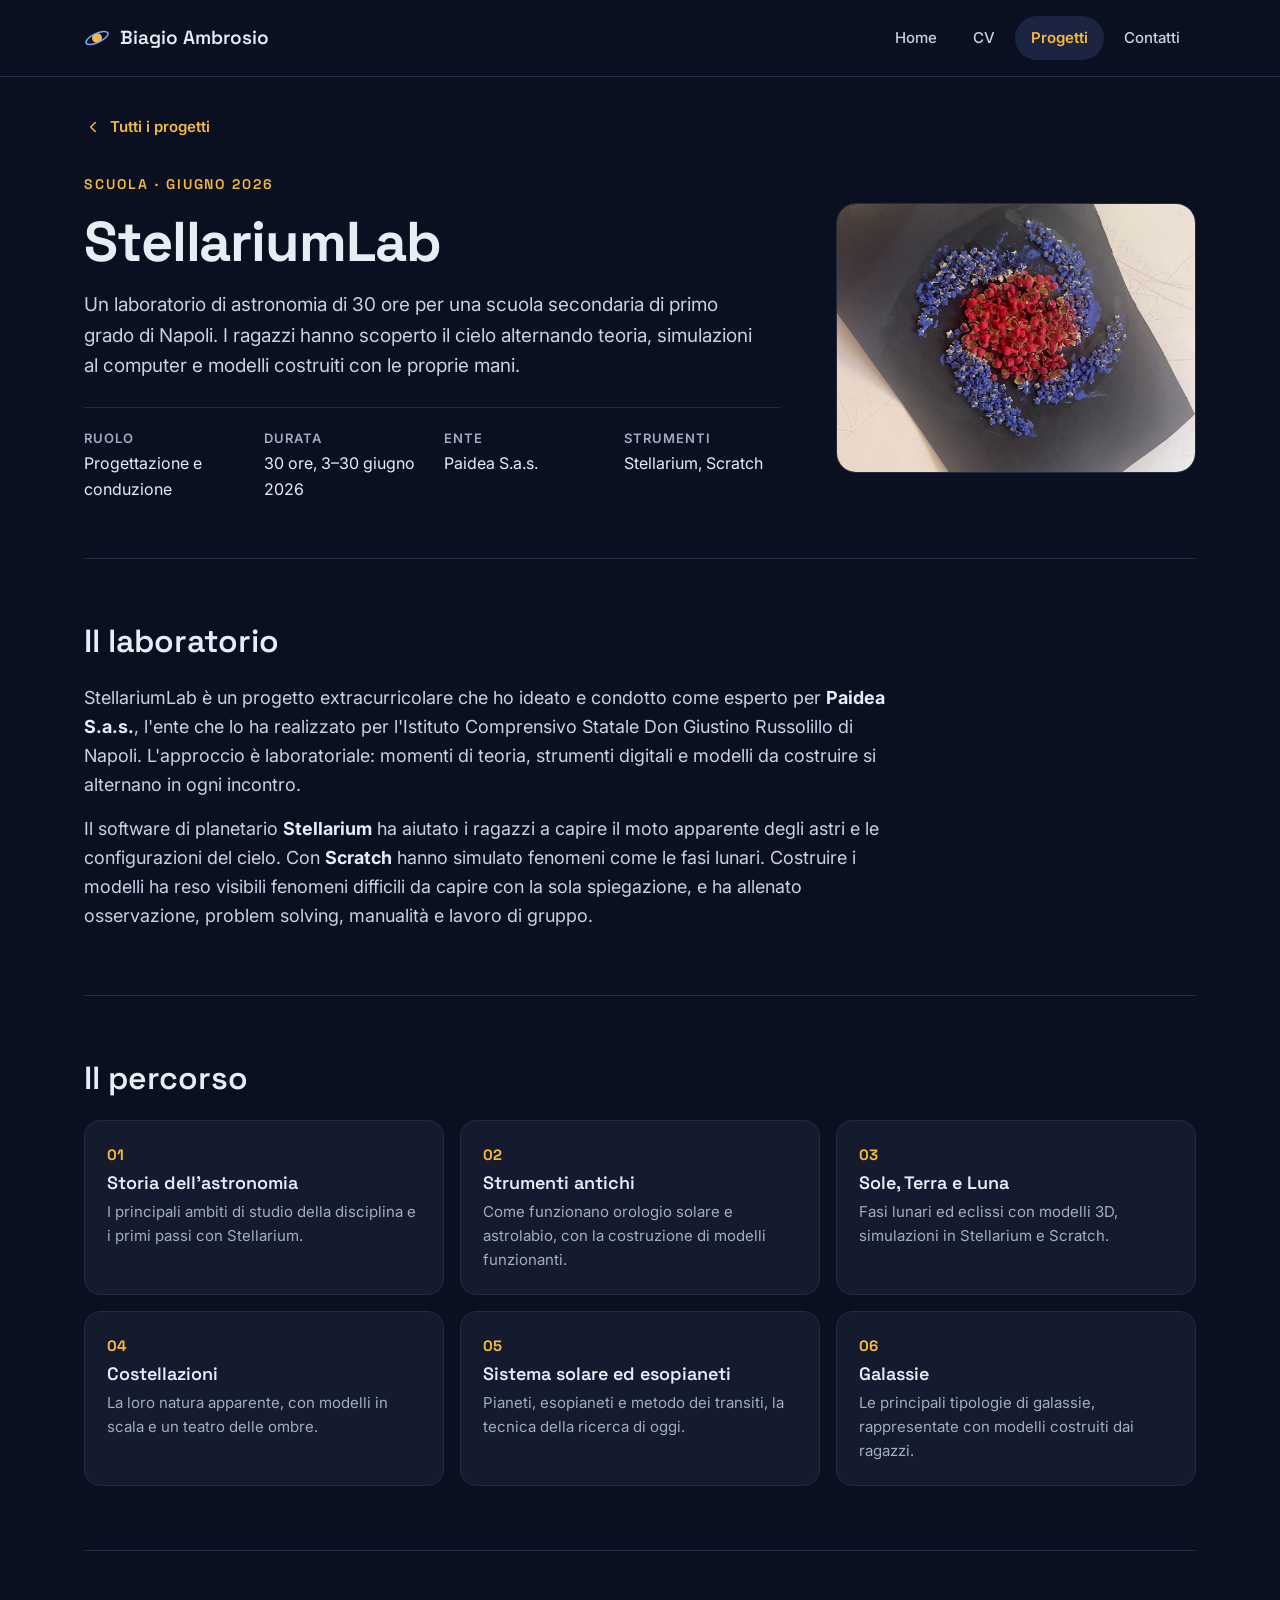
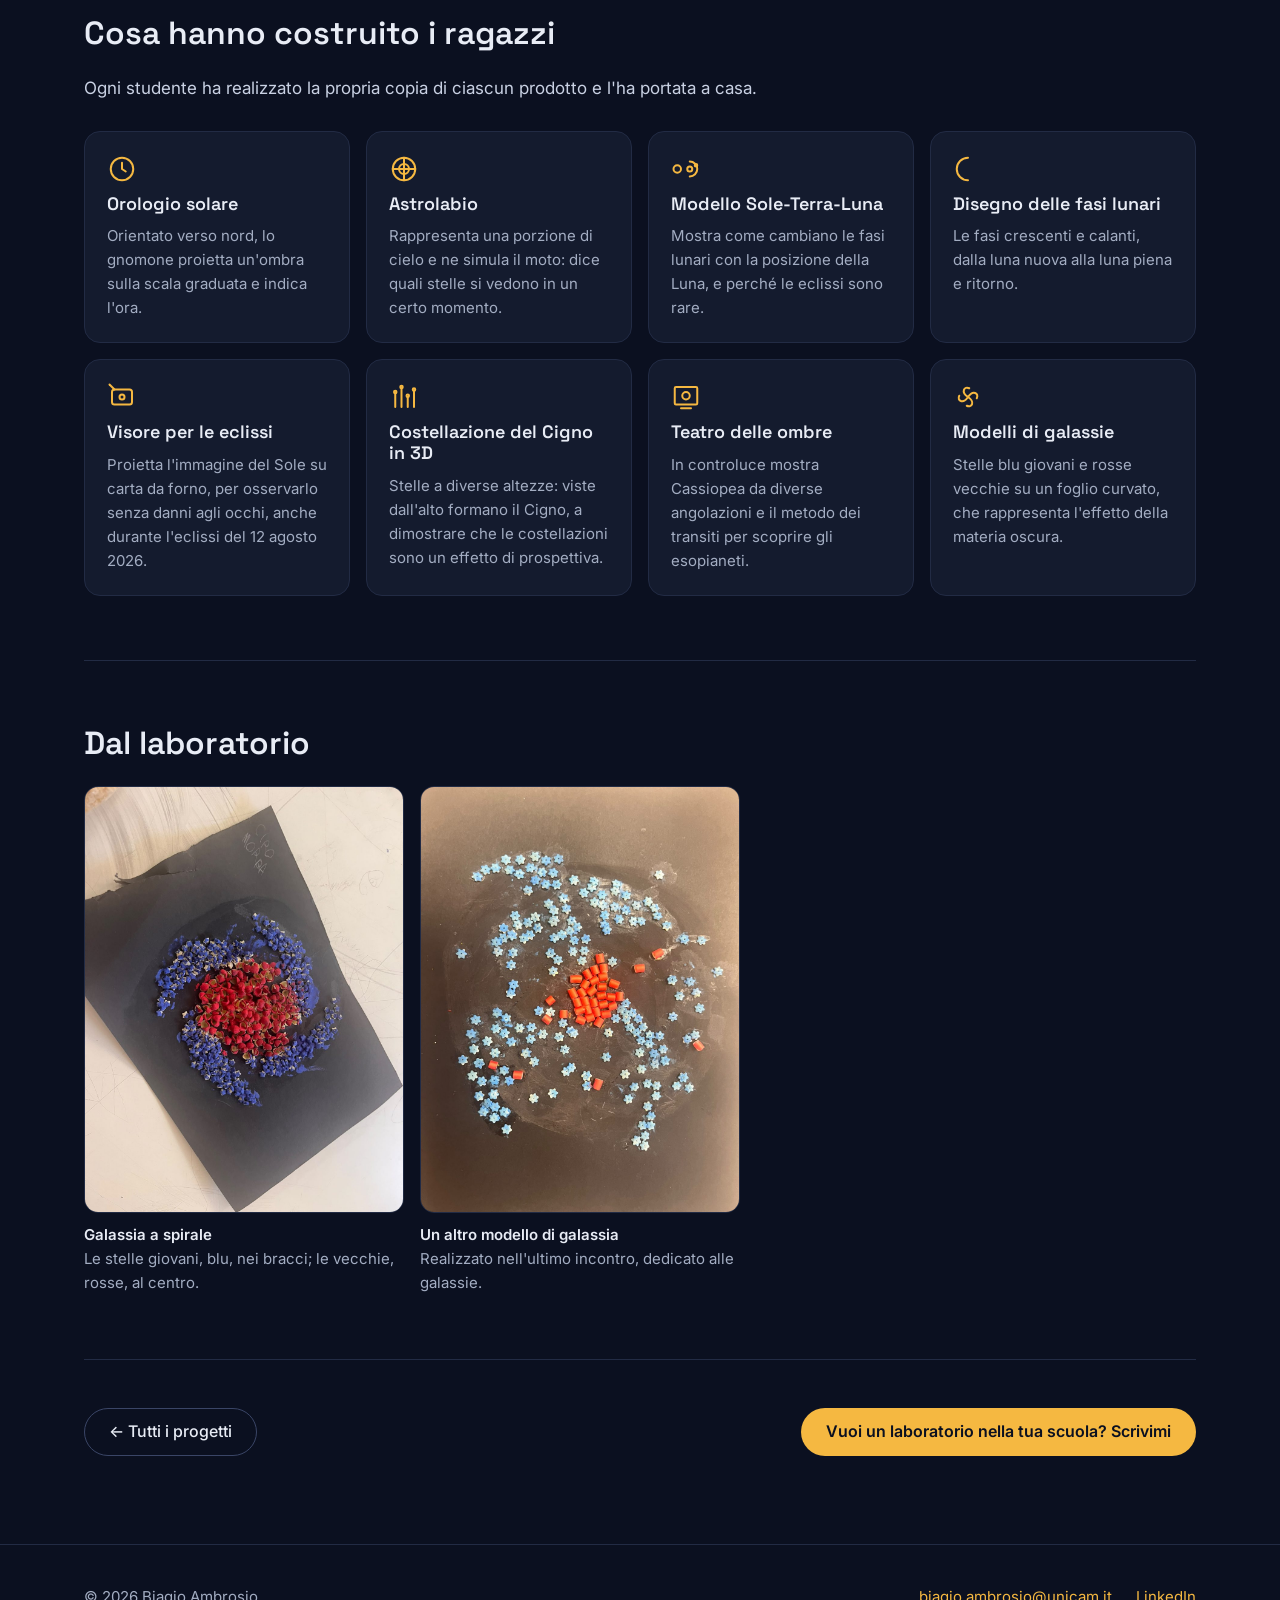
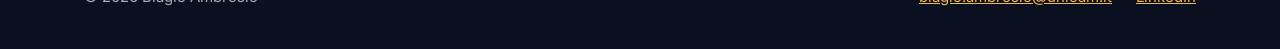
<file: progetto-stellariumlab.html>
<!doctype html>
<html lang="it">
<head>
  <meta charset="utf-8">
  <meta name="viewport" content="width=device-width, initial-scale=1">
  <title>StellariumLab — Biagio Ambrosio</title>
  <meta name="description" content="StellariumLab: laboratorio di astronomia di 30 ore per la scuola secondaria di primo grado, con modelli da costruire e simulazioni con Stellarium e Scratch. Realizzato con Paidea S.a.s.">
  <link rel="icon" href="assets/img/favicon.svg" type="image/svg+xml">
  <link rel="preconnect" href="https://fonts.googleapis.com">
  <link rel="preconnect" href="https://fonts.gstatic.com" crossorigin>
  <link href="https://fonts.googleapis.com/css2?family=Space+Grotesk:wght@400;500;600;700&family=Inter:wght@400;500;600&display=swap" rel="stylesheet">
  <link rel="stylesheet" href="assets/css/style.css">
  <link rel="stylesheet" href="assets/css/progetto.css">
</head>
<body>
  <a class="skip-link" href="#contenuto">Vai al contenuto</a>

  <header class="site-header">
    <nav class="container nav" aria-label="Navigazione principale">
      <a class="brand" href="index.html">
        <svg width="26" height="26" viewBox="0 0 26 26" aria-hidden="true"><circle cx="13" cy="13" r="5" fill="#F5B841"/><ellipse cx="13" cy="13" rx="12" ry="4.5" fill="none" stroke="#7AA2FF" stroke-width="1.5" transform="rotate(-25 13 13)"/></svg>
        Biagio Ambrosio
      </a>
      <ul class="nav-links">
        <li><a href="index.html">Home</a></li>
        <li><a href="cv.html">CV</a></li>
        <li><a href="progetti.html" aria-current="page">Progetti</a></li>
        <li><a href="contatti.html">Contatti</a></li>
      </ul>
    </nav>
  </header>

  <main id="contenuto" class="container">
    <a class="back-link" href="progetti.html"><svg viewBox="0 0 24 24" fill="none" stroke="currentColor" stroke-width="2" stroke-linecap="round" stroke-linejoin="round" aria-hidden="true"><path d="M15 18l-6-6 6-6"/></svg>Tutti i progetti</a>

    <section class="p-hero">
      <div class="p-hero-text">
        <p class="eyebrow">Scuola · Giugno 2026</p>
        <h1>StellariumLab</h1>
        <p class="lead">Un laboratorio di astronomia di 30 ore per una scuola secondaria di primo grado di Napoli. I ragazzi hanno scoperto il cielo alternando teoria, simulazioni al computer e modelli costruiti con le proprie mani.</p>
        <dl class="facts">
          <div><dt>Ruolo</dt><dd>Progettazione e conduzione</dd></div>
          <div><dt>Durata</dt><dd>30 ore, 3–30 giugno 2026</dd></div>
          <div><dt>Ente</dt><dd>Paidea S.a.s.</dd></div>
          <div><dt>Strumenti</dt><dd>Stellarium, Scratch</dd></div>
        </dl>
      </div>
      <div class="p-hero-media">
        <img src="assets/img/galassia-spirale.jpg" alt="Modello di galassia a spirale realizzato su cartoncino nero" style="object-position: center 60%">
      </div>
    </section>

    <section class="p-section">
      <h2>Il laboratorio</h2>
      <div class="prose-col">
        <p>StellariumLab è un progetto extracurricolare che ho ideato e condotto come esperto per <strong>Paidea S.a.s.</strong>, l'ente che lo ha realizzato per l'Istituto Comprensivo Statale Don Giustino Russolillo di Napoli. L'approccio è laboratoriale: momenti di teoria, strumenti digitali e modelli da costruire si alternano in ogni incontro.</p>
        <p>Il software di planetario <strong>Stellarium</strong> ha aiutato i ragazzi a capire il moto apparente degli astri e le configurazioni del cielo. Con <strong>Scratch</strong> hanno simulato fenomeni come le fasi lunari. Costruire i modelli ha reso visibili fenomeni difficili da capire con la sola spiegazione, e ha allenato osservazione, problem solving, manualità e lavoro di gruppo.</p>
      </div>
    </section>

    <section class="p-section">
      <h2>Il percorso</h2>
      <ol class="steps">
        <li><h3>Storia dell'astronomia</h3><p>I principali ambiti di studio della disciplina e i primi passi con Stellarium.</p></li>
        <li><h3>Strumenti antichi</h3><p>Come funzionano orologio solare e astrolabio, con la costruzione di modelli funzionanti.</p></li>
        <li><h3>Sole, Terra e Luna</h3><p>Fasi lunari ed eclissi con modelli 3D, simulazioni in Stellarium e Scratch.</p></li>
        <li><h3>Costellazioni</h3><p>La loro natura apparente, con modelli in scala e un teatro delle ombre.</p></li>
        <li><h3>Sistema solare ed esopianeti</h3><p>Pianeti, esopianeti e metodo dei transiti, la tecnica della ricerca di oggi.</p></li>
        <li><h3>Galassie</h3><p>Le principali tipologie di galassie, rappresentate con modelli costruiti dai ragazzi.</p></li>
      </ol>
    </section>

    <section class="p-section">
      <h2>Cosa hanno costruito i ragazzi</h2>
      <p class="intro">Ogni studente ha realizzato la propria copia di ciascun prodotto e l'ha portata a casa.</p>
      <div class="items">
        <article class="item">
          <svg viewBox="0 0 24 24" fill="none" stroke="#F5B841" stroke-width="1.6" stroke-linecap="round" stroke-linejoin="round" aria-hidden="true"><circle cx="12" cy="12" r="9"/><path d="M12 7v5l3 2"/></svg>
          <h3>Orologio solare</h3>
          <p>Orientato verso nord, lo gnomone proietta un'ombra sulla scala graduata e indica l'ora.</p>
        </article>
        <article class="item">
          <svg viewBox="0 0 24 24" fill="none" stroke="#F5B841" stroke-width="1.6" stroke-linecap="round" stroke-linejoin="round" aria-hidden="true"><circle cx="12" cy="12" r="9"/><circle cx="12" cy="12" r="4"/><path d="M12 3v18M3 12h18"/></svg>
          <h3>Astrolabio</h3>
          <p>Rappresenta una porzione di cielo e ne simula il moto: dice quali stelle si vedono in un certo momento.</p>
        </article>
        <article class="item">
          <svg viewBox="0 0 24 24" fill="none" stroke="#F5B841" stroke-width="1.6" stroke-linecap="round" stroke-linejoin="round" aria-hidden="true"><circle cx="5" cy="12" r="3"/><circle cx="15" cy="12" r="2"/><circle cx="20" cy="9" r="1"/><path d="M15 6a6 6 0 0 1 0 12"/></svg>
          <h3>Modello Sole-Terra-Luna</h3>
          <p>Mostra come cambiano le fasi lunari con la posizione della Luna, e perché le eclissi sono rare.</p>
        </article>
        <article class="item">
          <svg viewBox="0 0 24 24" fill="none" stroke="#F5B841" stroke-width="1.6" stroke-linecap="round" stroke-linejoin="round" aria-hidden="true"><path d="M12 3a9 9 0 1 0 0 18 6 6 0 0 1 0-18z"/></svg>
          <h3>Disegno delle fasi lunari</h3>
          <p>Le fasi crescenti e calanti, dalla luna nuova alla luna piena e ritorno.</p>
        </article>
        <article class="item">
          <svg viewBox="0 0 24 24" fill="none" stroke="#F5B841" stroke-width="1.6" stroke-linecap="round" stroke-linejoin="round" aria-hidden="true"><rect x="4" y="6" width="16" height="12" rx="2"/><circle cx="12" cy="12" r="2"/><path d="M2 2l4 4"/></svg>
          <h3>Visore per le eclissi</h3>
          <p>Proietta l'immagine del Sole su carta da forno, per osservarlo senza danni agli occhi, anche durante l'eclissi del 12 agosto 2026.</p>
        </article>
        <article class="item">
          <svg viewBox="0 0 24 24" fill="none" stroke="#F5B841" stroke-width="1.6" stroke-linecap="round" stroke-linejoin="round" aria-hidden="true"><path d="M5 20V9M10 20V5M15 20v-8M20 20V7"/><circle cx="5" cy="8" r="1"/><circle cx="10" cy="4" r="1"/><circle cx="15" cy="11" r="1"/><circle cx="20" cy="6" r="1"/></svg>
          <h3>Costellazione del Cigno in 3D</h3>
          <p>Stelle a diverse altezze: viste dall'alto formano il Cigno, a dimostrare che le costellazioni sono un effetto di prospettiva.</p>
        </article>
        <article class="item">
          <svg viewBox="0 0 24 24" fill="none" stroke="#F5B841" stroke-width="1.6" stroke-linecap="round" stroke-linejoin="round" aria-hidden="true"><rect x="3" y="4" width="18" height="14" rx="1"/><circle cx="12" cy="11" r="3"/><path d="M8 21h8"/></svg>
          <h3>Teatro delle ombre</h3>
          <p>In controluce mostra Cassiopea da diverse angolazioni e il metodo dei transiti per scoprire gli esopianeti.</p>
        </article>
        <article class="item">
          <svg viewBox="0 0 24 24" fill="none" stroke="#F5B841" stroke-width="1.6" stroke-linecap="round" stroke-linejoin="round" aria-hidden="true"><path d="M12 12c4-6 9-3 7 1M12 12c-4 6-9 3-7-1M12 12c6 4 3 9-1 7M12 12c-6-4-3-9 1-7"/></svg>
          <h3>Modelli di galassie</h3>
          <p>Stelle blu giovani e rosse vecchie su un foglio curvato, che rappresenta l'effetto della materia oscura.</p>
        </article>
      </div>
    </section>

    <section class="p-section">
      <h2>Dal laboratorio</h2>
      <!-- FOTO: per aggiungerne una, carica l'immagine in assets/img e copia un blocco <figure>...</figure>.
           Usa solo foto dei prodotti, senza ragazzi riconoscibili. -->
      <div class="gallery tall">
        <figure>
          <img src="assets/img/galassia-spirale.jpg" alt="Galassia a spirale con stelle rosse al centro e blu nei bracci" loading="lazy">
          <figcaption><strong>Galassia a spirale</strong>Le stelle giovani, blu, nei bracci; le vecchie, rosse, al centro.</figcaption>
        </figure>
        <figure>
          <img src="assets/img/galassia-ellittica.jpg" alt="Modello di galassia con stelle arancioni al centro e azzurre intorno" loading="lazy">
          <figcaption><strong>Un altro modello di galassia</strong>Realizzato nell'ultimo incontro, dedicato alle galassie.</figcaption>
        </figure>
      </div>
    </section>

    <nav class="p-next" aria-label="Altri progetti">
      <a class="btn btn-ghost" href="progetti.html">← Tutti i progetti</a>
      <a class="btn btn-primary" href="contatti.html">Vuoi un laboratorio nella tua scuola? Scrivimi</a>
    </nav>
  </main>

  <footer class="site-footer">
    <div class="container">
      <span>© 2026 Biagio Ambrosio</span>
      <nav aria-label="Contatti">
        <a href="mailto:biagio.ambrosio@unicam.it">biagio.ambrosio@unicam.it</a>
        <a href="https://www.linkedin.com/in/biagio14/" rel="noopener">LinkedIn</a>
      </nav>
    </div>
  </footer>
</body>
</html>
</file>
<file: assets/css/style.css>
/* Biagio Ambrosio — portfolio · tema "Notte stellata" */
:root {
  --bg: #0B1020;
  --bg-alt: #0F1528;
  --surface: #141B2E;
  --surface-2: #1B2440;
  --line: #222B44;
  --line-strong: #3A4566;
  --text: #E8ECF5;
  --text-2: #C9D1E3;
  --muted: #A3ADC2;
  --accent: #F5B841;
  --accent-hover: #FFD889;
  --blue: #7AA2FF;
  --radius: 20px;
  --max: 1160px;
  --display: "Space Grotesk", system-ui, sans-serif;
  --body: "Inter", system-ui, sans-serif;
}

*, *::before, *::after { box-sizing: border-box; }
html { scroll-behavior: smooth; }
body {
  margin: 0;
  background: var(--bg);
  color: var(--text);
  font-family: var(--body);
  font-size: 17px;
  line-height: 1.6;
  -webkit-font-smoothing: antialiased;
}
img { max-width: 100%; display: block; }
a { color: var(--accent); }
a:hover { color: var(--accent-hover); }
:focus-visible { outline: 2px solid var(--accent); outline-offset: 3px; border-radius: 6px; }
h1, h2, h3 { font-family: var(--display); margin: 0; line-height: 1.15; }
p { margin: 0; }

.container { max-width: var(--max); margin: 0 auto; padding-left: 24px; padding-right: 24px; }
.skip-link { position: absolute; left: -9999px; top: 8px; background: var(--accent); color: var(--bg); padding: 10px 16px; border-radius: 8px; z-index: 10; }
.skip-link:focus { left: 16px; }

/* ---------- Header / menu ---------- */
.site-header { border-bottom: 1px solid var(--line); background: var(--bg); position: sticky; top: 0; z-index: 5; }
.nav { display: flex; flex-wrap: wrap; align-items: center; justify-content: space-between; gap: 12px 24px; padding-top: 16px; padding-bottom: 16px; }
.brand { display: flex; align-items: center; gap: 10px; text-decoration: none; color: var(--text); font-family: var(--display); font-weight: 600; font-size: 19px; }
.brand:hover { color: var(--text); }
.nav-links { display: flex; flex-wrap: wrap; gap: 4px; margin: 0; padding: 0; list-style: none; }
.nav-links a { display: inline-flex; align-items: center; min-height: 44px; padding: 0 16px; border-radius: 999px; text-decoration: none; color: var(--text-2); font-weight: 500; font-size: 15px; }
.nav-links a:hover { color: var(--text); background: var(--surface); }
.nav-links a[aria-current="page"] { background: var(--surface-2); color: var(--accent); font-weight: 600; }

/* ---------- Bottoni, etichette ---------- */
.eyebrow { font-family: var(--display); font-size: 14px; letter-spacing: 0.14em; text-transform: uppercase; color: var(--accent); font-weight: 600; }
.btn { display: inline-flex; align-items: center; gap: 10px; min-height: 48px; padding: 0 24px; border-radius: 999px; text-decoration: none; font-weight: 600; font-size: 16px; border: 1px solid transparent; cursor: pointer; font-family: var(--body); }
.btn-primary { background: var(--accent); color: var(--bg); }
.btn-primary:hover { background: var(--accent-hover); color: var(--bg); }
.btn-ghost { border-color: var(--line-strong); color: var(--text); font-weight: 500; }
.btn-ghost:hover { border-color: var(--text-2); color: var(--text); }
.btn-row { display: flex; flex-wrap: wrap; gap: 12px; }
.tag { display: inline-block; padding: 5px 12px; border-radius: 999px; background: var(--surface-2); color: var(--text-2); font-size: 14px; }
.tags { display: flex; flex-wrap: wrap; gap: 8px; margin: 0; padding: 0; list-style: none; }

/* ---------- Hero (home) ---------- */
.hero { position: relative; overflow: hidden; }
.stars { position: absolute; inset: 0; width: 100%; height: 100%; opacity: 0.55; pointer-events: none; }
.hero-inner { position: relative; display: flex; flex-wrap: wrap; align-items: center; gap: 48px; padding-top: 72px; padding-bottom: 56px; }
.hero-text { flex: 999 1 520px; min-width: 0; display: flex; flex-direction: column; gap: 22px; }
.hero h1 { font-size: clamp(48px, 7.5vw, 88px); line-height: 0.98; font-weight: 700; letter-spacing: -0.03em; }
.hero .tagline { font-family: var(--display); font-size: clamp(20px, 2.4vw, 24px); line-height: 1.3; font-weight: 500; }
.hero .lead { max-width: 34em; font-size: 19px; color: var(--text-2); }
.hero .btn-row { padding-top: 8px; }
.portrait { flex: 1 1 300px; max-width: 380px; margin: 0 auto; position: relative; aspect-ratio: 4 / 5; border-radius: 200px 200px 24px 24px; background: radial-gradient(circle at 50% 35%, #26335A 0%, #141B2E 70%); overflow: hidden; border: 1px solid #2A3557; }
.portrait img { position: absolute; bottom: 0; left: 50%; transform: translateX(-50%); height: 96%; width: auto; max-width: none; }

/* ---------- Numeri ---------- */
.stats { border-top: 1px solid var(--line); border-bottom: 1px solid var(--line); background: var(--bg-alt); }
.stats-grid { display: grid; grid-template-columns: repeat(auto-fit, minmax(200px, 1fr)); gap: 28px; padding-top: 36px; padding-bottom: 36px; margin: 0 auto; }
.stat { display: flex; flex-direction: column; gap: 4px; }
.stat dt { order: 2; color: var(--muted); font-size: 15px; }
.stat dd { order: 1; margin: 0; font-family: var(--display); font-size: 44px; font-weight: 700; color: var(--accent); line-height: 1; }

/* ---------- Sezioni ---------- */
.section { padding-top: 88px; padding-bottom: 88px; }
.section-alt { background: var(--bg-alt); border-top: 1px solid var(--line); }
.section h2 { font-size: 36px; font-weight: 600; }
.split { display: flex; flex-wrap: wrap; gap: 32px 64px; }
.split > h2 { flex: 1 1 260px; }
.split > .prose { flex: 999 1 520px; min-width: 0; display: flex; flex-direction: column; gap: 16px; color: var(--text-2); }
.section-head { display: flex; flex-wrap: wrap; align-items: flex-end; justify-content: space-between; gap: 16px; margin-bottom: 32px; }
.section-head a { font-weight: 600; text-decoration: none; padding: 10px 0; }

.card-grid { display: grid; grid-template-columns: repeat(auto-fit, minmax(300px, 1fr)); gap: 20px; }
.card { background: var(--surface); border: 1px solid var(--line); border-radius: var(--radius); padding: 28px; display: flex; flex-direction: column; gap: 12px; }
.card h3 { font-size: 21px; font-weight: 600; }
.card p { color: var(--muted); font-size: 16px; }
.card svg { width: 32px; height: 32px; }

/* ---------- Card progetto ---------- */
.project-grid { display: grid; grid-template-columns: repeat(auto-fill, minmax(300px, 1fr)); gap: 24px; }
.project { display: flex; flex-direction: column; background: var(--surface); border: 1px solid var(--line); border-radius: var(--radius); overflow: hidden; color: var(--text); text-decoration: none; }
a.project:hover { border-color: var(--line-strong); color: var(--text); }
.project img, .project .ph { width: 100%; aspect-ratio: 16 / 10; object-fit: cover; }
.project .ph { background: var(--surface-2); display: flex; align-items: center; justify-content: center; }
.project .ph svg { width: 56px; height: 56px; }
.project-body { padding: 24px; display: flex; flex-direction: column; gap: 8px; flex: 1; }
.project .meta { font-size: 13px; letter-spacing: 0.1em; text-transform: uppercase; color: var(--blue); font-weight: 600; }
.project h2, .project h3 { font-size: 22px; font-weight: 600; line-height: 1.25; }
.project p { color: var(--muted); font-size: 16px; }
.project .tags { margin-top: auto; padding-top: 10px; }
.project .tag { font-size: 13px; padding: 4px 10px; }

.filters { display: flex; flex-wrap: wrap; align-items: center; gap: 8px; margin-bottom: 32px; }
.filter { min-height: 44px; padding: 0 18px; border-radius: 999px; border: 1px solid var(--line-strong); background: transparent; color: var(--text); font: 500 15px var(--body); cursor: pointer; }
.filter:hover { border-color: var(--text-2); }
.filter[aria-pressed="true"] { background: var(--accent); border-color: var(--accent); color: var(--bg); font-weight: 600; }
.filter-count { margin-left: auto; color: var(--muted); font-size: 15px; }
.project[hidden] { display: none; }

/* ---------- Intestazione pagine interne ---------- */
.page-head { padding-top: 64px; padding-bottom: 40px; display: flex; flex-wrap: wrap; align-items: flex-end; justify-content: space-between; gap: 24px; }
.page-head > div { display: flex; flex-direction: column; gap: 12px; max-width: 680px; }
.page-head h1 { font-size: clamp(36px, 5vw, 56px); line-height: 1.05; font-weight: 700; }
.page-head p { color: var(--text-2); }

/* ---------- CV ---------- */
.cv-layout { display: flex; flex-wrap: wrap; gap: 48px; padding-bottom: 96px; }
.cv-main { flex: 999 1 600px; min-width: 0; display: flex; flex-direction: column; gap: 56px; }
.cv-main h2 { font-size: 28px; font-weight: 600; margin-bottom: 20px; }
.timeline { margin: 0; padding: 0; list-style: none; }
.timeline li { display: flex; gap: 20px; }
.timeline .dot-col { display: flex; flex-direction: column; align-items: center; }
.timeline .dot { width: 14px; height: 14px; border-radius: 50%; border: 2px solid var(--accent); margin-top: 6px; flex: none; }
.timeline li:first-child .dot { background: var(--accent); }
.timeline .rail { flex: 1; width: 2px; background: #2A3557; }
.timeline li:last-child .rail { display: none; }
.timeline .entry { padding-bottom: 32px; display: flex; flex-direction: column; gap: 6px; }
.when { font-size: 14px; color: var(--blue); font-weight: 600; }
.timeline h3 { font-size: 21px; font-weight: 600; }
.timeline p { color: var(--muted); font-size: 16px; }
.edu-grid { display: grid; grid-template-columns: repeat(auto-fit, minmax(220px, 1fr)); gap: 16px; }
.edu-grid .card { padding: 22px; gap: 6px; border-radius: 16px; }
.edu-grid h3 { font-size: 19px; }
.edu-grid p { font-size: 15px; }
.pubs { margin: 0; padding: 0; list-style: none; display: flex; flex-direction: column; gap: 14px; color: var(--text-2); font-size: 16px; }
.pubs li { padding: 18px 20px; background: var(--surface); border-radius: 12px; }
.cv-side { flex: 1 1 300px; display: flex; flex-direction: column; gap: 20px; }
.cv-side .card { padding: 26px; gap: 14px; }
.cv-side h2 { font-size: 20px; font-weight: 600; }
.cv-side ul { margin: 0; padding: 0; list-style: none; display: flex; flex-direction: column; gap: 10px; font-size: 15px; color: var(--text-2); }
.cv-side .year { color: var(--blue); }
.cv-side .note { font-size: 14px; color: var(--muted); }

/* ---------- Contatti ---------- */
.contact-layout { display: flex; flex-wrap: wrap; gap: 48px 64px; padding-top: 64px; padding-bottom: 96px; }
.contact-info { flex: 1 1 380px; min-width: 0; display: flex; flex-direction: column; gap: 28px; }
.contact-info .intro { display: flex; flex-direction: column; gap: 12px; }
.contact-info h1 { font-size: clamp(36px, 5vw, 56px); line-height: 1.05; font-weight: 700; }
.contact-info .intro p { color: var(--text-2); }
.contact-info h2 { font-size: 20px; font-weight: 600; margin-bottom: 12px; }
.channels { display: flex; flex-direction: column; gap: 12px; margin: 0; padding: 0; list-style: none; }
.channel { display: flex; align-items: center; gap: 16px; padding: 18px 20px; background: var(--surface); border: 1px solid var(--line); border-radius: 16px; text-decoration: none; color: var(--text); }
a.channel:hover { border-color: var(--line-strong); color: var(--text); }
.channel svg { width: 24px; height: 24px; flex: none; }
.channel span { display: flex; flex-direction: column; min-width: 0; overflow-wrap: anywhere; }
.channel small { font-size: 14px; color: var(--muted); }
.channel strong { font-weight: 600; }
.contact-form-wrap { flex: 1 1 420px; min-width: 0; }
.contact-form { background: var(--surface); border: 1px solid var(--line); border-radius: 24px; padding: 32px; display: flex; flex-direction: column; gap: 18px; }
.contact-form h2 { font-size: 24px; font-weight: 600; }
.field { display: flex; flex-direction: column; gap: 6px; }
.field label { font-size: 15px; font-weight: 500; color: var(--text-2); }
.field input, .field select, .field textarea { min-height: 48px; padding: 10px 14px; border-radius: 12px; border: 1px solid var(--line-strong); background: var(--bg); color: var(--text); font: 400 16px var(--body); }
.field textarea { resize: vertical; min-height: 140px; }
.field input:focus, .field select:focus, .field textarea:focus { outline: 2px solid var(--accent); outline-offset: 1px; border-color: transparent; }
.contact-form .btn { justify-content: center; min-height: 52px; border: 0; }
.form-note { font-size: 14px; color: var(--muted); }

/* ---------- Footer ---------- */
.site-footer { border-top: 1px solid var(--line); }
.site-footer .container { padding-top: 40px; padding-bottom: 40px; display: flex; flex-wrap: wrap; justify-content: space-between; gap: 16px; color: var(--muted); font-size: 15px; }
.site-footer nav { display: flex; flex-wrap: wrap; gap: 24px; }

@media (max-width: 600px) {
  .section { padding-top: 64px; padding-bottom: 64px; }
  .hero-inner { padding-top: 48px; }
  .filter-count { margin-left: 0; width: 100%; }
  .contact-form { padding: 24px; }
}
@media (prefers-reduced-motion: reduce) { html { scroll-behavior: auto; } }
</file>
<file: assets/css/progetto.css>
/* Pagine di dettaglio dei progetti + card cliccabili in progetti.html
   Si aggiunge a style.css: usa gli stessi colori (variabili in :root). */

/* ---------- Card cliccabili (progetti.html) ---------- */
.project.has-page { position: relative; transition: border-color .15s, transform .15s; }
.project.has-page:hover { border-color: var(--accent); transform: translateY(-2px); }
.project .card-link { color: inherit; text-decoration: none; }
.project .card-link::after { content: ""; position: absolute; inset: 0; z-index: 1; border-radius: var(--radius); }
.project .card-link:focus-visible { outline: none; }
.project.has-page:focus-within { outline: 2px solid var(--accent); outline-offset: 3px; }
.project .tags a { position: relative; z-index: 2; }
.project .more { margin-top: 6px; font-weight: 600; font-size: 15px; color: var(--accent); }

/* ---------- Testata della pagina progetto ---------- */
.back-link { display: inline-flex; align-items: center; gap: 8px; min-height: 44px; margin-top: 28px; text-decoration: none; font-weight: 600; font-size: 15px; }
.back-link svg { width: 18px; height: 18px; }
.p-hero { display: flex; flex-wrap: wrap; gap: 40px 56px; align-items: center; padding-top: 24px; padding-bottom: 56px; }
.p-hero-text { flex: 999 1 480px; min-width: 0; display: flex; flex-direction: column; gap: 18px; }
.p-hero h1 { font-size: clamp(34px, 5vw, 56px); line-height: 1.05; font-weight: 700; letter-spacing: -0.02em; }
.p-hero .lead { font-size: 19px; color: var(--text-2); max-width: 36em; }
.p-hero-media { flex: 1 1 360px; max-width: 520px; margin: 0 auto; }
.p-hero-media img { width: 100%; aspect-ratio: 4 / 3; object-fit: cover; border-radius: var(--radius); border: 1px solid var(--line); }

.facts { display: grid; grid-template-columns: repeat(auto-fit, minmax(150px, 1fr)); gap: 16px 24px; margin: 8px 0 0; padding: 20px 0 0; border-top: 1px solid var(--line); }
.facts div { display: flex; flex-direction: column; gap: 2px; }
.facts dt { font-size: 13px; letter-spacing: 0.08em; text-transform: uppercase; color: var(--muted); font-weight: 600; }
.facts dd { margin: 0; font-size: 16px; color: var(--text); }

/* ---------- Sezioni ---------- */
.p-section { padding-top: 64px; padding-bottom: 64px; border-top: 1px solid var(--line); }
.p-section > h2 { font-size: 32px; font-weight: 600; margin-bottom: 24px; }
.p-section .intro { max-width: 46em; color: var(--text-2); margin-bottom: 28px; }
.prose-col { max-width: 46em; display: flex; flex-direction: column; gap: 16px; color: var(--text-2); font-size: 18px; }
.prose-col strong { color: var(--text); }

/* Numeri */
.p-stats { display: grid; grid-template-columns: repeat(auto-fit, minmax(190px, 1fr)); gap: 16px; margin: 0 0 28px; }
.p-stat { background: var(--surface); border: 1px solid var(--line); border-radius: 16px; padding: 22px; display: flex; flex-direction: column; gap: 6px; }
.p-stat dd { order: 1; margin: 0; font-family: var(--display); font-size: 40px; font-weight: 700; line-height: 1; color: var(--accent); }
.p-stat dt { order: 2; color: var(--text-2); font-size: 15px; }

/* Citazioni */
.quotes { display: grid; grid-template-columns: repeat(auto-fit, minmax(280px, 1fr)); gap: 16px; }
.quote { margin: 0; background: var(--surface); border: 1px solid var(--line); border-radius: 16px; padding: 24px; display: flex; flex-direction: column; gap: 12px; }
.quote blockquote { margin: 0; font-family: var(--display); font-size: 19px; line-height: 1.45; color: var(--text); }
.quote blockquote::before { content: "\201C"; display: block; font-size: 44px; line-height: 0.6; color: var(--accent); margin-bottom: 8px; }
.quote figcaption { font-size: 14px; color: var(--muted); }
.keywords { display: flex; flex-wrap: wrap; gap: 10px; margin: 0 0 24px; padding: 0; list-style: none; }
.keywords li { padding: 8px 16px; border-radius: 999px; border: 1px solid var(--accent); color: var(--accent); font-family: var(--display); font-weight: 600; }

/* Segnaposto da completare */
.todo { border: 1px dashed var(--line-strong) !important; background: transparent !important; color: var(--muted) !important; }
.todo blockquote, .todo dd { color: var(--muted) !important; }

/* Elenchi numerati (percorso) */
.steps { list-style: none; margin: 0; padding: 0; counter-reset: step; display: grid; grid-template-columns: repeat(auto-fit, minmax(300px, 1fr)); gap: 16px; }
.steps li { counter-increment: step; background: var(--surface); border: 1px solid var(--line); border-radius: 16px; padding: 22px; display: flex; flex-direction: column; gap: 6px; }
.steps li::before { content: counter(step, decimal-leading-zero); font-family: var(--display); font-weight: 700; color: var(--accent); font-size: 15px; }
.steps h3 { font-size: 18px; font-weight: 600; }
.steps p { color: var(--muted); font-size: 15px; }

/* Schede prodotto */
.items { display: grid; grid-template-columns: repeat(auto-fit, minmax(260px, 1fr)); gap: 16px; }
.item { background: var(--surface); border: 1px solid var(--line); border-radius: 16px; padding: 22px; display: flex; flex-direction: column; gap: 10px; }
.item svg { width: 30px; height: 30px; }
.item h3 { font-size: 18px; font-weight: 600; }
.item p { color: var(--muted); font-size: 15px; }

/* Galleria */
.gallery { display: grid; grid-template-columns: repeat(auto-fill, minmax(260px, 1fr)); gap: 16px; }
.gallery figure { margin: 0; display: flex; flex-direction: column; gap: 10px; }
.gallery img { width: 100%; aspect-ratio: 4 / 3; object-fit: cover; border-radius: 14px; border: 1px solid var(--line); }
.gallery figcaption { font-size: 15px; color: var(--muted); }
.gallery figcaption strong { display: block; color: var(--text); font-weight: 600; }
.gallery.tall { grid-template-columns: repeat(auto-fill, minmax(240px, 320px)); }
.gallery.tall img { aspect-ratio: 3 / 4; }
/* Galleria con foto principale grande (5 foto = griglia piena) */
@media (min-width: 900px) {
  .gallery.featured { grid-template-columns: repeat(6, minmax(0, 1fr)); }
  .gallery.featured figure { grid-column: span 2; }
  .gallery.featured figure:first-child { grid-column: span 4; grid-row: span 2; }
  .gallery.featured figure:first-child img { flex: 1; min-height: 0; aspect-ratio: auto; }
  .gallery.featured figure:nth-child(n+4) { grid-column: span 3; }
  .gallery.featured figure:nth-child(n+4) img { aspect-ratio: 16 / 9; }
}

/* Video */
.video { position: relative; aspect-ratio: 16 / 9; border-radius: var(--radius); overflow: hidden; border: 1px solid var(--line); background: #000; max-width: 960px; }
.video iframe, .video video { position: absolute; inset: 0; width: 100%; height: 100%; border: 0; }
.video .poster { position: absolute; inset: 0; width: 100%; height: 100%; object-fit: cover; opacity: 0.55; }
.video .play { position: absolute; inset: 0; display: flex; flex-direction: column; align-items: center; justify-content: center; gap: 14px; width: 100%; border: 0; background: transparent; color: var(--text); font: 600 17px var(--body); cursor: pointer; }
.video .play span.circle { width: 84px; height: 84px; border-radius: 50%; background: var(--accent); display: flex; align-items: center; justify-content: center; box-shadow: 0 8px 30px rgba(0,0,0,.4); }
.video .play svg { width: 34px; height: 34px; margin-left: 5px; }
.video .play:hover span.circle { background: var(--accent-hover); }
.video .play[disabled] { cursor: default; }
.video .play[disabled] span.circle { background: var(--surface-2); }

/* Tecnologie */
.tech { display: grid; grid-template-columns: repeat(auto-fit, minmax(220px, 1fr)); gap: 16px; margin: 0; padding: 0; list-style: none; }
.tech li { background: var(--surface); border: 1px solid var(--line); border-radius: 16px; padding: 24px; display: flex; flex-direction: column; align-items: center; text-align: center; gap: 10px; }
.tech .logo { height: 56px; display: flex; align-items: center; justify-content: center; }
.tech .logo img { max-height: 56px; max-width: 160px; width: auto; }
.tech .logo .fallback { width: 56px; height: 56px; border-radius: 14px; background: var(--surface-2); display: flex; align-items: center; justify-content: center; }
.tech .logo .fallback svg { width: 28px; height: 28px; }
.tech .logo img + .fallback { display: none; }
.tech strong { font-family: var(--display); font-size: 19px; }
.tech span.role { font-size: 14px; color: var(--muted); }

/* Pagine hands-on (brevi) */
.handson { display: flex; flex-wrap: wrap; gap: 40px 56px; align-items: flex-start; padding-top: 24px; padding-bottom: 88px; }
.handson-media { flex: 1 1 340px; max-width: 480px; }
.handson-media img { width: 100%; aspect-ratio: 4 / 3; object-fit: cover; border-radius: var(--radius); border: 1px solid var(--line); }
.handson-text { flex: 999 1 420px; min-width: 0; display: flex; flex-direction: column; gap: 18px; }
.handson-text h1 { font-size: clamp(32px, 4.6vw, 52px); line-height: 1.05; font-weight: 700; letter-spacing: -0.02em; }
.handson-text p { color: var(--text-2); font-size: 18px; }
.info-row { display: flex; align-items: flex-start; gap: 14px; padding: 16px 18px; border-radius: 14px; background: var(--surface); border: 1px solid var(--line); color: var(--text-2); font-size: 16px; }
.info-row svg { width: 22px; height: 22px; flex: none; margin-top: 2px; }
.info-row strong { color: var(--text); }
.credit { font-size: 15px !important; color: var(--muted) !important; }

.p-links { display: flex; flex-wrap: wrap; gap: 12px; }

.p-next { padding-top: 48px; padding-bottom: 88px; border-top: 1px solid var(--line); display: flex; flex-wrap: wrap; justify-content: space-between; gap: 16px; }
</file>
